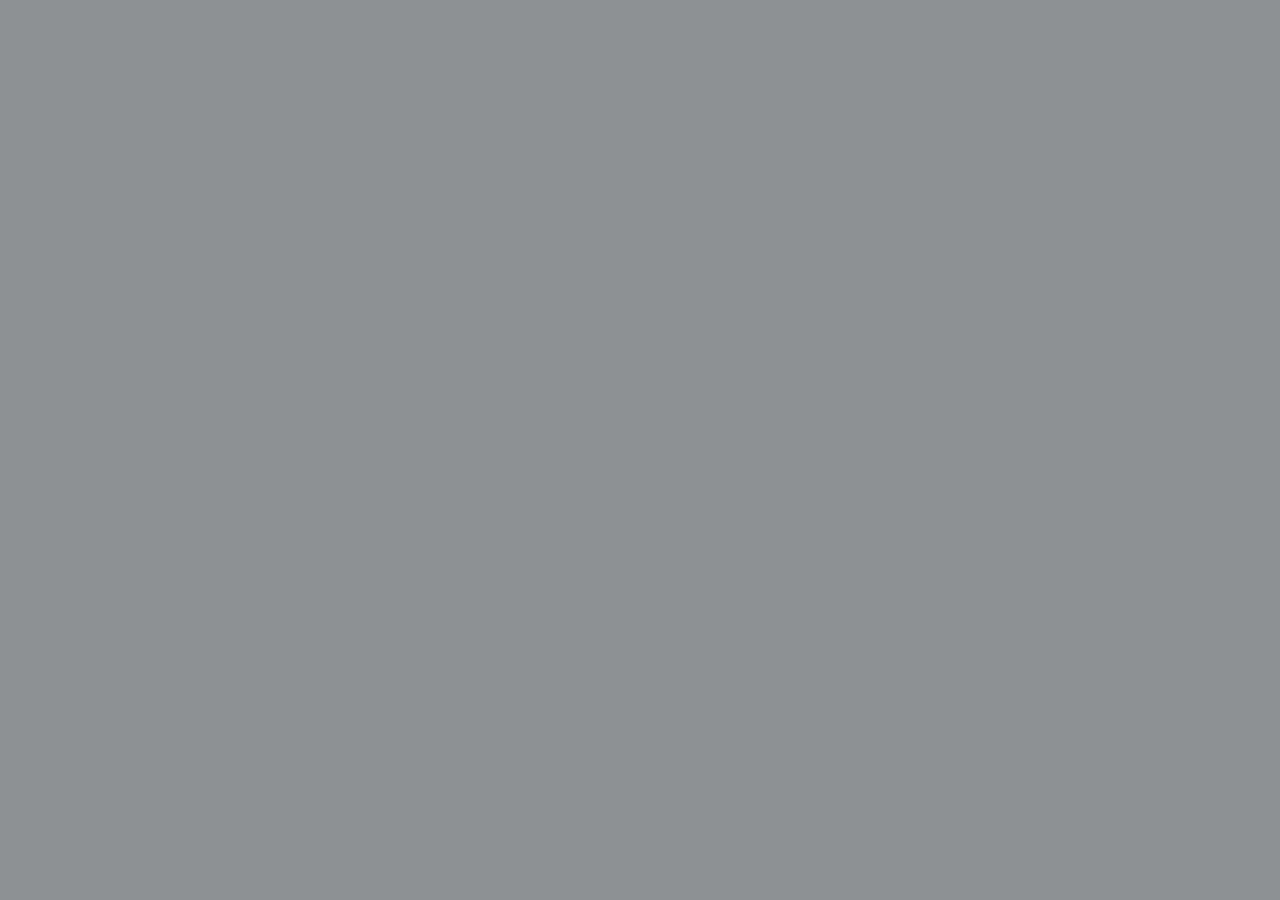
<file: index.html>
<!DOCTYPE html>
<html lang="en">
<head>
	<meta charset="UTF-8">
	<meta http-equiv="X-UA-Compatible" content="IE=edge">
	<meta name="viewport" content="width=device-width, initial-scale=1, maximum-scale=1">

	<title>POCKET CLANS</title>

	<link rel="shortcut icon" href="images/favicon.ico" type="image/x-icon">
	<link rel="icon" href="images/favicon.ico" type="image/x-icon">

	<link rel="stylesheet" href="css/swiper-bundle.min.css">
	<link rel="stylesheet" href="css/font-awesome.min.css">
	<link rel="stylesheet" href="css/magnific-popup.min.css">
	<link rel="stylesheet" href="css/animate.min.css">
	<link rel="stylesheet" href="css/main.css">
</head>
<body>

<div class="menu-overlay"></div>

<main class="main">

	<div class="home def-row">

		<div class="sidebar">
	<div class="menu-wrap">
		<a href="index.html" class="sidebar-logo">
			<img src="images/logo-s.png" alt="POCKET CLANS">
		</a>
		<nav class="menu-nav">
			<ul>
				<li><a href="index.html">Home</a></li>
				<li><a href="about.html">About</a></li>
				<li><a href="gallery.html">Cards</a></li>
				<li><a href="contact.html">Contact</a></li>
			</ul>

			<div class="menu-contacts">
				<a href="tel:+3704418614" class="menu-contacts__item">
					<span class="menu-contacts__icon">
						<i class="fa fa-phone-square"></i>
					</span>
					<p>+3704418614</p>
				</a>

				<a href="index.html" class="menu-contacts__item">
					<span class="menu-contacts__icon">
						<i class="fa fa-envelope"></i>
					</span>
					<p>mail_info@gmail.com</p>
				</a>

				<div class="menu-social">
					<a href="index.html" target="_blank" class="menu-social__item">
						<i class="fa fa-instagram"></i>
					</a>

					<a href="index.html" target="_blank" class="menu-social__item">
						<i class="fa fa-facebook"></i>
					</a>

					<a href="index.html" target="_blank" class="menu-social__item">
						<i class="fa fa-twitter"></i>
					</a>

					<a href="index.html" target="_blank" class="menu-social__item">
						<i class="fa fa-behance"></i>
					</a>
				</div>
			</div>
			<div class="menu-close__wrap">
				<a href="#" class="menu-close"><img style="transform: rotate(180deg);" src="images/arrow-right.svg" alt=""></a>
			</div>
		</nav>
	</div>

	<a href="index.html" class="logo">
		<img src="images/logo-s.png" alt="POCKET CLANS">
	</a>

	<a href="#" class="hamburger-button">
		<span></span>
		<span></span>
		<span></span>
	</a>
</div>

		<div class="prelodaer-wrap">
			<div class="preloader-item">
				<img src="images/logo-xl.png" alt="Preloader">
			</div>
		</div>

		<div class="content home-content">

			<div class="swiper swiper-banner">
				<div class="swiper-wrapper">

					<!-- Slide START -->
					<div class="swiper-slide animeslide-slide">
						<div class="banner-item banner-item1" style="background-image: url(images/BG-3-US.jpg);">
							<div class="banner-logo" data-animate="bottom">
								<img src="images/logo-xl.png" alt="POCKET CLANS">
							</div>
							<div class="banner-content">
								<div class="banner-title-mini" data-animate="bottom">Enter the Elemental Realm</div>
								<h1 class="h1 banner-title" data-animate="bottom">Where Strategy Meets Magic!</h1>
								<div class="banner-desc" data-animate="bottom">
									<p>Unleash the power of seven elemental clans in this epic card battle game! Perfect for both young adventurers and seasoned strategists. 
									Master Rock, Air, Lightning, Water, Wind, Fire, Plant, and Ice to restore balance between worlds!</p>
								</div>
								<div class="banner-btn" data-animate="bottom">
									<a class="link-portfolio" href="gallery.html">
										See the Cards
										<img src="images/arrow-right.svg" alt="">
										<span class="right-border"></span>
									</a>
								</div>
							</div>
						</div>
					</div>
					<!-- Slide END -->

					<!-- Slide START -->
					<div class="swiper-slide animeslide-slide">
						<div class="banner-item banner-item2" style="background-image: url(images/BG-3-US.jpg);">
							<div class="banner-logo" data-animate="bottom">
								<img src="images/logo-xl.png" alt="POCKET CLANS">
							</div>
							<div class="banner-content">
								<div class="banner-title-mini" data-animate="bottom">The Shinkai Saga</div>
								<h1 class="h1 banner-title" data-animate="bottom">A World in Chaos Needs You!</h1>
								<div class="banner-desc" data-animate="bottom">
									<p>Dive into Shinkai, a mystical realm where elemental forces once lived in perfect harmony. Now scattered by chaos, 
									these powerful beings cause havoc in our world. Will you be the one to restore balance and gather the elemental clans?</p>
								</div>
								<div class="banner-btn" data-animate="bottom">
									<a class="link-portfolio" href="gallery.html">
										See the Cards
										<img src="images/arrow-right.svg" alt="">
										<span class="right-border"></span>
									</a>
								</div>
							</div>
						</div>
					</div>
					<!-- Slide END -->

					<!-- Slide START -->
					<div class="swiper-slide animeslide-slide">
						<div class="banner-item banner-item3" style="background-image: url(images/BG-3-US.jpg);">
							<div class="banner-logo" data-animate="bottom">
								<img src="images/logo-xl.png" alt="POCKET CLANS">
							</div>
							<div class="banner-content">
								<div class="banner-title-mini" data-animate="bottom">Rise to Power</div>
								<h1 class="h1 banner-title" data-animate="bottom">Become the Ultimate Yōkai-Sama!</h1>
								<div class="banner-desc" data-animate="bottom">
									<p>Gather an elite team of elemental beings: the mighty BOSS, the stalwart TANK, the mystical WITCHER, the swift SCOUT, 
									the healing DOC, and the lovable NOOB. Battle, recruit, and unite them all to claim your destiny as the supreme elemental master!</p>
								</div>
								<div class="banner-btn" data-animate="bottom">
									<a class="link-portfolio" href="gallery.html">
										See the Cards
										<img src="images/arrow-right.svg" alt="">
										<span class="right-border"></span>
									</a>
								</div>
							</div>
						</div>
					</div>
					<!-- Slide END -->



					
				</div>
				
				<div class="banner-nav-wrap">
					<div class="swiper-button-prev"></div>
					<div class="swiper-scrollbar"></div>
					<div class="swiper-button-next"></div>
				</div>
			</div><!-- end swiper-banner -->
			
		</div><!-- end home-content -->

	</div><!-- end home -->

 
</main>


<script src="js/jquery-3.7.0.min.js"></script>
<script src="js/swiper-bundle.min.js"></script>
<script src="js/wow.min.js"></script>
<script src="js/masonry.pkgd.min.js"></script>
<script src="js/imagesloaded.pkgd.min.js"></script>
<script src="js/magnific-popup.min.js"></script>
<script src="js/blazy.min.js"></script>
<script src="js/parazoom.min.js"></script>
<script src="js/script.js"></script>
</body>
</html>
</file>
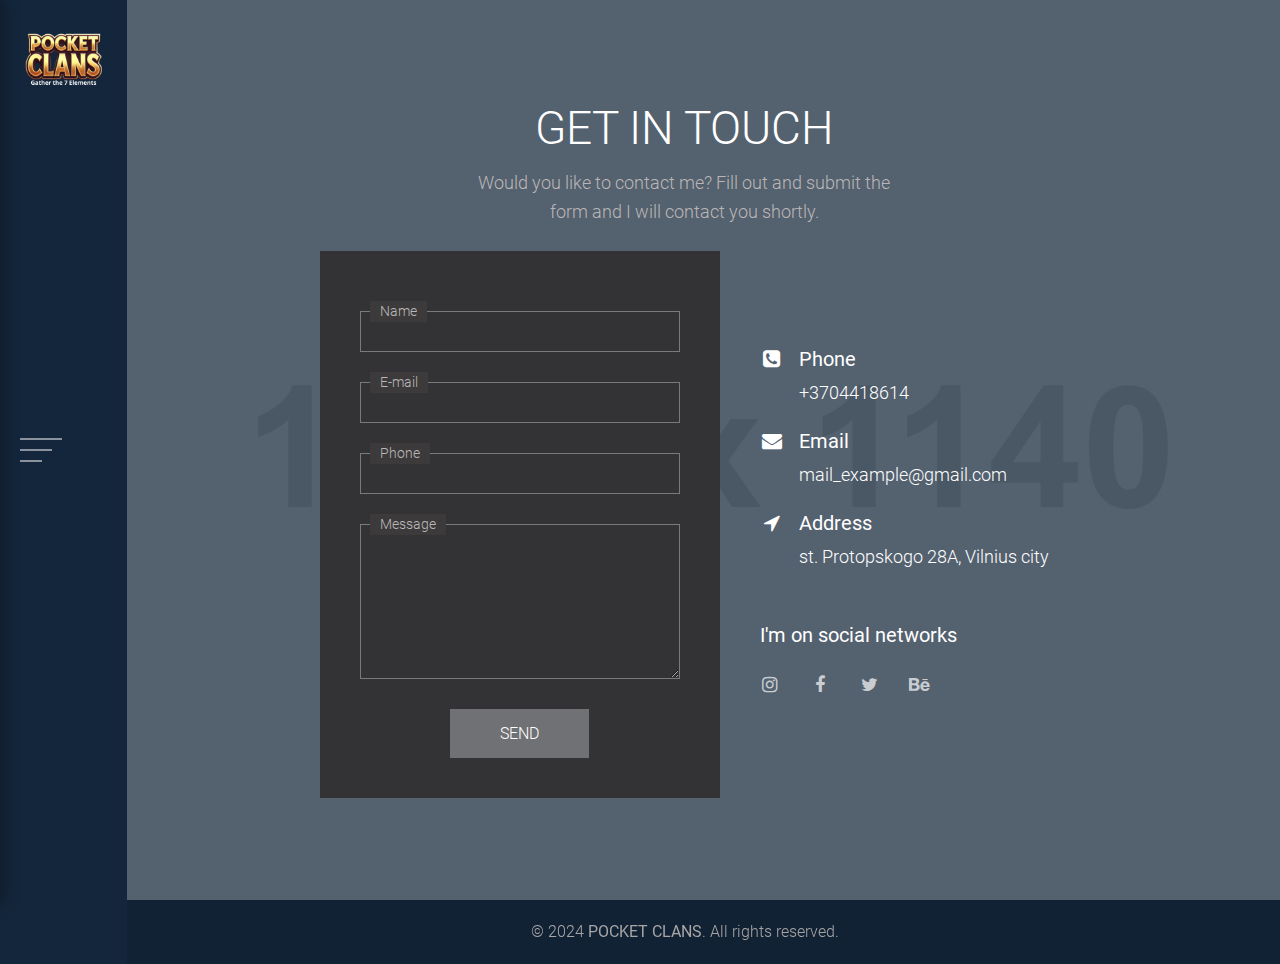
<file: contact.html>
<!DOCTYPE html>
<html lang="en">
<head>
	<meta charset="UTF-8">
	<meta http-equiv="X-UA-Compatible" content="IE=edge">
	<meta name="viewport" content="width=device-width, initial-scale=1, maximum-scale=1">

	<title>POCKET CLANS</title>

	<link rel="shortcut icon" href="images/favicon.ico" type="image/x-icon">
	<link rel="icon" href="images/favicon.ico" type="image/x-icon">

	<link rel="stylesheet" href="css/swiper-bundle.min.css">
	<link rel="stylesheet" href="css/font-awesome.min.css">
	<link rel="stylesheet" href="css/magnific-popup.min.css">
	<link rel="stylesheet" href="css/animate.min.css">
	<link rel="stylesheet" href="css/main.css">
</head>
<body>

<div class="menu-overlay"></div>

<main class="main">

	<section class="s-contact">
		
		<div class="sidebar">
	<div class="menu-wrap">
		<a href="index.html" class="sidebar-logo">
			<img src="images/logo-s.png" alt="POCKET CLANS">
		</a>
		<nav class="menu-nav">
			<ul>
				<li><a href="index.html">Home</a></li>
				<li><a href="about.html">About me</a></li>
				<li><a href="gallery.html">Gallery</a></li>
				<li><a href="contact.html">Contact</a></li>
			</ul>

			<div class="menu-contacts">
				<a href="index.html" class="menu-contacts__item">
					<span class="menu-contacts__icon">
						<i class="fa fa-phone-square"></i>
					</span>
					<p>+3704418614</p>
				</a>

				<a href="index.html" class="menu-contacts__item">
					<span class="menu-contacts__icon">
						<i class="fa fa-envelope"></i>
					</span>
					<p>mail_example@gmail.com</p>
				</a>

				<div class="menu-social">
					<a href="index.html" target="_blank" class="menu-social__item">
						<i class="fa fa-instagram"></i>
					</a>

					<a href="index.html" target="_blank" class="menu-social__item">
						<i class="fa fa-facebook"></i>
					</a>

					<a href="index.html" target="_blank" class="menu-social__item">
						<i class="fa fa-twitter"></i>
					</a>

					<a href="index.html" target="_blank" class="menu-social__item">
						<i class="fa fa-behance"></i>
					</a>
				</div>
			</div>
			<div class="menu-close__wrap">
				<a href="#" class="menu-close"><img style="transform: rotate(180deg);" src="images/arrow-right.svg" alt=""></a>
			</div>
		</nav>
	</div>

	<a href="index.html" class="logo">
		<img src="images/logo-s.png" alt="">
	</a>

	<a href="#" class="hamburger-button">
		<span></span>
		<span></span>
		<span></span>
	</a>
</div>

		<div class="content-page contact-content" style="background-image: url('images/frame-contact.jpg');">
			<div class="content-inner">

				<div class="text-center contact-title">
					<h2 class="title wow animate__fadeIn">Get in Touch</h2>
					<div class="subtitle wow animate__fadeIn" data-wow-delay="0.2s">
						<p>Would you like to contact me? Fill out and submit the <br> 
						form and I will contact you shortly.</p>
					</div>
				</div>
				
				<div class="contact-row">
					<div class="left">
						<form id="contact-form">
							<!-- Hidden Required Fields -->
							<input type="hidden" name="project_name" value="POCKET CLANS">
							<input type="hidden" name="admin_email" value="admin_email@gmail.com">
							<input type="hidden" name="email_from" value="info@sitename.com">
							<input type="hidden" name="form_subject" value="New letter from the site POCKET CLANS">
							<!-- END Hidden Required Fields -->

							<div class="input-field wow animate__fadeIn" tabindex="1" data-wow-delay="0.3s">
								<input name="Name" type="text" id="contact-name" maxlength="50" required>
								<label for="contact-name">Name</label>
							</div>

							<div class="input-field wow animate__fadeIn" tabindex="1" data-wow-delay="0.5s">
								<input name="Email" type="text" id="contact-email" maxlength="50">
								<label for="contact-email">E-mail</label>
							</div>

							<div class="input-field wow animate__fadeIn" tabindex="1" data-wow-delay="0.5s">
								<input name="Phone" type="text" id="contact-phone" autocomplete="tel" required>
								<label for="contact-email">Phone</label>
							</div>

							<div class="input-field wow animate__fadeIn" tabindex="1" data-wow-delay="0.7s">
								<textarea name="Message" id="contact-message" cols="30" rows="7"></textarea>
								<label for="contact-message">Message</label>
							</div>

							<div class="button-field wow animate__fadeInUp" data-wow-delay="0.9s">
								<button type="submit">Send</button>
							</div>
						</form>
					</div>

					<div class="right">
						<div class="contact-info">
							<a href="tel:+3704418614" class="contact-info-item wow animate__fadeInRight" data-wow-delay="0.1s">
								<span class="contact-info-icon">
									<i class="fa fa-phone-square"></i>
								</span>
								<div class="contact-info-text">
									<h5 class="contact-info-title">Phone</h5>
									<div class="contact-info-val">+3704418614</div>
								</div>
							</a>
							<a href="index.html" class="contact-info-item wow animate__fadeInRight" data-wow-delay="0.3s">
								<span class="contact-info-icon">
									<i class="fa fa-envelope"></i>
								</span>
								<div class="contact-info-text">
									<h5 class="contact-info-title">Email</h5>
									<div class="contact-info-val">mail_example@gmail.com</div>
								</div>
							</a>
							<div class="contact-info-item wow animate__fadeInRight" data-wow-delay="0.6s">
								<span class="contact-info-icon">
									<i class="fa fa-location-arrow"></i>
								</span>
								<div class="contact-info-text">
									<h5 class="contact-info-title">Address</h5>
									<div class="contact-info-val">st. Protopskogo 28A, Vilnius city</div>
								</div>
							</div>

							<div class="contact-social">
								<h4 class="contact-social-title wow animate__fadeInRight" data-wow-delay="1.1s">I'm on social networks</h4>
								<div class="contact-social-row">
									<a href="index.html" target="_blank" class="wow animate__fadeInUp" data-wow-delay="1.2s">
										<i class="fa fa-instagram"></i>
									</a>

									<a href="index.html" target="_blank" class="wow animate__fadeInUp" data-wow-delay="1.4s">
										<i class="fa fa-facebook"></i>
									</a>

									<a href="index.html" target="_blank" class="wow animate__fadeInUp" data-wow-delay="1.6s">
										<i class="fa fa-twitter"></i>
									</a>

									<a href="index.html" target="_blank" class="wow animate__fadeInUp" data-wow-delay="1.8s">
										<i class="fa fa-behance"></i>
									</a>
								</div>
							</div>
						</div>
						
					</div>
				</div>
				
			</div>
		</div>
	</section>

</main>

<footer class="site-footer">
	<div class="footer-copyright">
		&copy; 2024 <strong>POCKET CLANS</strong>. All rights reserved.
	</div>
</footer>


<script src="js/jquery-3.7.0.min.js"></script>
<script src="js/swiper-bundle.min.js"></script>
<script src="js/wow.min.js"></script>
<script src="js/masonry.pkgd.min.js"></script>
<script src="js/imagesloaded.pkgd.min.js"></script>
<script src="js/magnific-popup.min.js"></script>
<script src="js/blazy.min.js"></script>
<script src="js/parazoom.min.js"></script>
<script src="js/script.js"></script>
</body>
</html>
</file>
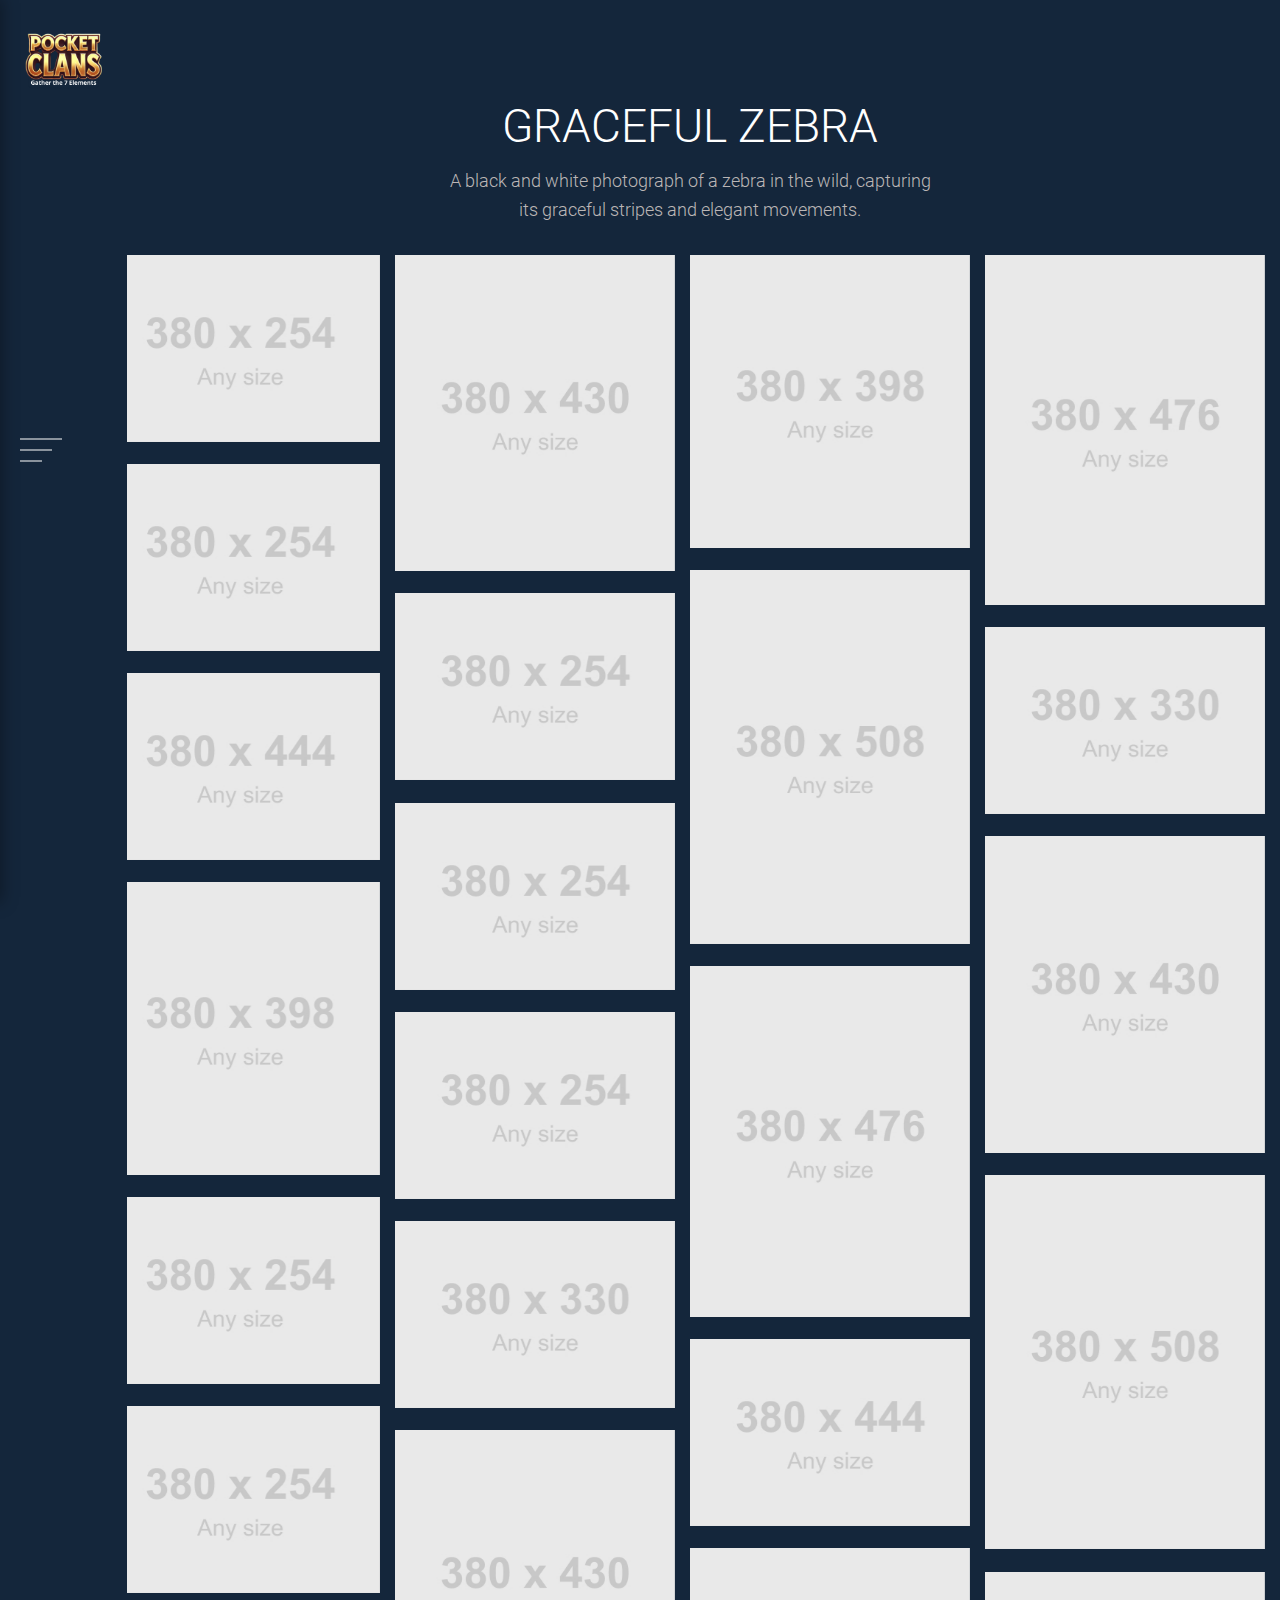
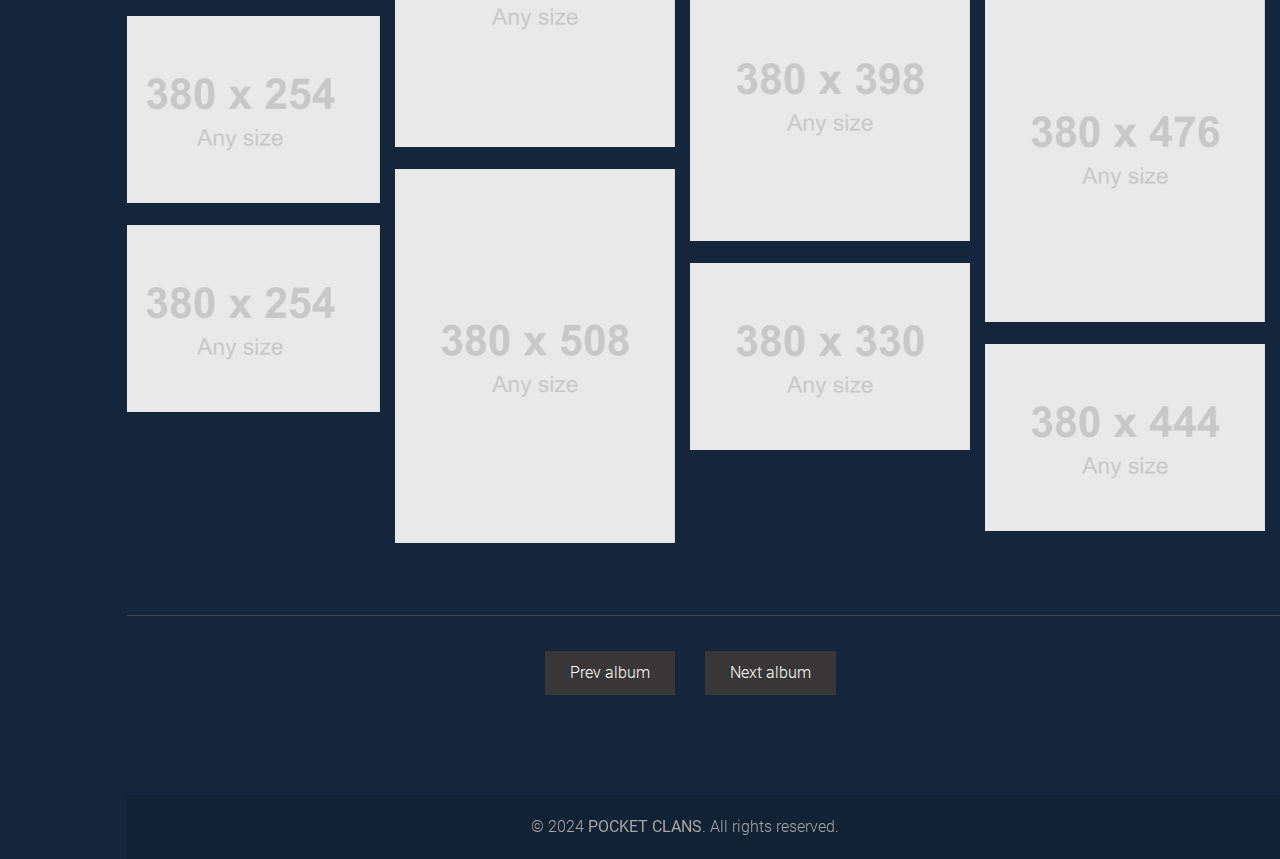
<file: gallery-single.html>
<!DOCTYPE html>
<html lang="en">
<head>
	<meta charset="UTF-8">
	<meta http-equiv="X-UA-Compatible" content="IE=edge">
	<meta name="viewport" content="width=device-width, initial-scale=1, maximum-scale=1">

	<title>POCKET CLANS</title>

	<link rel="shortcut icon" href="images/favicon.ico" type="image/x-icon">
	<link rel="icon" href="images/favicon.ico" type="image/x-icon">

	<link rel="stylesheet" href="css/swiper-bundle.min.css">
	<link rel="stylesheet" href="css/font-awesome.min.css">
	<link rel="stylesheet" href="css/magnific-popup.min.css">
	<link rel="stylesheet" href="css/animate.min.css">
	<link rel="stylesheet" href="css/main.css">
</head>
<body>

<div class="menu-overlay"></div>

<main class="main">

	<section class="s-gallery">
		
		<div class="sidebar">
	<div class="menu-wrap">
		<a href="index.html" class="sidebar-logo">
			<img src="images/logo-s.png" alt="POCKET CLANS">
		</a>
		<nav class="menu-nav">
			<ul>
				<li><a href="index.html">Home</a></li>
				<li><a href="about.html">About me</a></li>
				<li><a href="gallery.html">Gallery</a></li>
				<li><a href="contact.html">Contact</a></li>
			</ul>

			<div class="menu-contacts">
				<a href="tel:+3704418614" class="menu-contacts__item">
					<span class="menu-contacts__icon">
						<i class="fa fa-phone-square"></i>
					</span>
					<p>+3704418614</p>
				</a>

				<a href="index.html" class="menu-contacts__item">
					<span class="menu-contacts__icon">
						<i class="fa fa-envelope"></i>
					</span>
					<p>mail_info@gmail.com</p>
				</a>

				<div class="menu-social">
					<a href="index.html" target="_blank" class="menu-social__item">
						<i class="fa fa-instagram"></i>
					</a>

					<a href="index.html" target="_blank" class="menu-social__item">
						<i class="fa fa-facebook"></i>
					</a>

					<a href="index.html" target="_blank" class="menu-social__item">
						<i class="fa fa-twitter"></i>
					</a>

					<a href="index.html" target="_blank" class="menu-social__item">
						<i class="fa fa-behance"></i>
					</a>
				</div>
			</div>
			<div class="menu-close__wrap">
				<a href="#" class="menu-close"><img style="transform: rotate(180deg);" src="images/arrow-right.svg" alt=""></a>
			</div>
		</nav>
	</div>

	<a href="index.html" class="logo">
		<img src="images/logo-s.png" alt="POCKET CLANS">
	</a>

	<a href="#" class="hamburger-button">
		<span></span>
		<span></span>
		<span></span>
	</a>
</div>

		<div class="content-page gallery-wrap">
			<div class="content-inner">
				<div class="title-wrapper text-center">
					<h2 class="title">Graceful Zebra</h2>
					<div class="subtitle">
						<p>A black and white photograph of a zebra in the wild, capturing its graceful stripes and elegant movements.</p>
					</div>
				</div>
				<div class="grid-single">
					<div class="grid-sizer"></div>
					<div class="grid-item"><a href="images/frame-album-1.jpg" data-effect="mfp-zoom-in"><img class="b-lazy" data-src="images/frame-album-1.jpg" src="images/frame-album-1.jpg" alt="1"></a></div>
					<div class="grid-item"><a href="images/frame-album-2.jpg" data-effect="mfp-zoom-in"><img class="b-lazy" data-src="images/frame-album-2.jpg" src="images/frame-album-2.jpg" alt="2"></a></div>
					<div class="grid-item"><a href="images/frame-album-3.jpg" data-effect="mfp-zoom-in"><img class="b-lazy" data-src="images/frame-album-3.jpg" src="images/frame-album-3.jpg" alt="3"></a></div>
					<div class="grid-item"><a href="images/frame-album-4.jpg" data-effect="mfp-zoom-in"><img class="b-lazy" data-src="images/frame-album-4.jpg" src="images/frame-album-4.jpg" alt="4"></a></div>
					<div class="grid-item"><a href="images/frame-album-5.jpg" data-effect="mfp-zoom-in"><img class="b-lazy" data-src="images/frame-album-5.jpg" src="images/frame-album-5.jpg" alt="5"></a></div>
					<div class="grid-item"><a href="images/frame-album-6.jpg" data-effect="mfp-zoom-in"><img class="b-lazy" data-src="images/frame-album-6.jpg" src="images/frame-album-6.jpg" alt="6"></a></div>
					<div class="grid-item"><a href="images/frame-album-7.jpg" data-effect="mfp-zoom-in"><img class="b-lazy" data-src="images/frame-album-7.jpg" src="images/frame-album-7.jpg" alt="7"></a></div>
					<div class="grid-item"><a href="images/frame-album-8.jpg" data-effect="mfp-zoom-in"><img class="b-lazy" data-src="images/frame-album-8.jpg" src="images/frame-album-8.jpg" alt="8"></a></div>
					<div class="grid-item"><a href="images/frame-album-9.jpg" data-effect="mfp-zoom-in"><img class="b-lazy" data-src="images/frame-album-9.jpg" src="images/frame-album-9.jpg" alt="9"></a></div>
					<div class="grid-item"><a href="images/frame-album-1.jpg" data-effect="mfp-zoom-in"><img class="b-lazy" data-src="images/frame-album-1.jpg" src="images/frame-album-1.jpg" alt="1"></a></div>
					<div class="grid-item"><a href="images/frame-album-2.jpg" data-effect="mfp-zoom-in"><img class="b-lazy" data-src="images/frame-album-2.jpg" src="images/frame-album-2.jpg" alt="2"></a></div>
					<div class="grid-item"><a href="images/frame-album-3.jpg" data-effect="mfp-zoom-in"><img class="b-lazy" data-src="images/frame-album-3.jpg" src="images/frame-album-3.jpg" alt="3"></a></div>
					<div class="grid-item"><a href="images/frame-album-4.jpg" data-effect="mfp-zoom-in"><img class="b-lazy" data-src="images/frame-album-4.jpg" src="images/frame-album-4.jpg" alt="4"></a></div>
					<div class="grid-item"><a href="images/frame-album-5.jpg" data-effect="mfp-zoom-in"><img class="b-lazy" data-src="images/frame-album-5.jpg" src="images/frame-album-5.jpg" alt="5"></a></div>
					<div class="grid-item"><a href="images/frame-album-6.jpg" data-effect="mfp-zoom-in"><img class="b-lazy" data-src="images/frame-album-6.jpg" src="images/frame-album-6.jpg" alt="6"></a></div>
					<div class="grid-item"><a href="images/frame-album-7.jpg" data-effect="mfp-zoom-in"><img class="b-lazy" data-src="images/frame-album-7.jpg" src="images/frame-album-7.jpg" alt="7"></a></div>
					<div class="grid-item"><a href="images/frame-album-8.jpg" data-effect="mfp-zoom-in"><img class="b-lazy" data-src="images/frame-album-8.jpg" src="images/frame-album-8.jpg" alt="8"></a></div>
					<div class="grid-item"><a href="images/frame-album-9.jpg" data-effect="mfp-zoom-in"><img class="b-lazy" data-src="images/frame-album-9.jpg" src="images/frame-album-9.jpg" alt="9"></a></div>
					<div class="grid-item"><a href="images/frame-album-1.jpg" data-effect="mfp-zoom-in"><img class="b-lazy" data-src="images/frame-album-1.jpg" src="images/frame-album-1.jpg" alt="1"></a></div>
					<div class="grid-item"><a href="images/frame-album-2.jpg" data-effect="mfp-zoom-in"><img class="b-lazy" data-src="images/frame-album-2.jpg" src="images/frame-album-2.jpg" alt="2"></a></div>
					<div class="grid-item"><a href="images/frame-album-3.jpg" data-effect="mfp-zoom-in"><img class="b-lazy" data-src="images/frame-album-3.jpg" src="images/frame-album-3.jpg" alt="3"></a></div>
					<div class="grid-item"><a href="images/frame-album-4.jpg" data-effect="mfp-zoom-in"><img class="b-lazy" data-src="images/frame-album-4.jpg" src="images/frame-album-4.jpg" alt="4"></a></div>
					<div class="grid-item"><a href="images/frame-album-5.jpg" data-effect="mfp-zoom-in"><img class="b-lazy" data-src="images/frame-album-5.jpg" src="images/frame-album-5.jpg" alt="5"></a></div>
					<div class="grid-item"><a href="images/frame-album-6.jpg" data-effect="mfp-zoom-in"><img class="b-lazy" data-src="images/frame-album-6.jpg" src="images/frame-album-6.jpg" alt="6"></a></div>
					<div class="grid-item"><a href="images/frame-album-7.jpg" data-effect="mfp-zoom-in"><img class="b-lazy" data-src="images/frame-album-7.jpg" src="images/frame-album-7.jpg" alt="7"></a></div>
					<div class="grid-item"><a href="images/frame-album-8.jpg" data-effect="mfp-zoom-in"><img class="b-lazy" data-src="images/frame-album-8.jpg" src="images/frame-album-8.jpg" alt="8"></a></div>
					<div class="grid-item"><a href="images/frame-album-9.jpg" data-effect="mfp-zoom-in"><img class="b-lazy" data-src="images/frame-album-9.jpg" src="images/frame-album-9.jpg" alt="9"></a></div>
				</div>

				<div class="grid-nav-wrap">
					<a href="gallery-single.html" class="grid-nav-item">
						<span class="mdi mdi-arrow-left"></span>
						<span>Prev album</span>
					</a>
					<a href="gallery-single.html" class="grid-nav-item">
						<span>Next album</span>
						<span class="mdi mdi-arrow-right"></span>
					</a>
				</div>
			</div>
		</div>
	</section> <!-- end s-gallery -->

</main>

<footer class="site-footer">
	<div class="footer-copyright">
		&copy; 2024 <strong>POCKET CLANS</strong>. All rights reserved.
	</div>
</footer>


<script src="js/jquery-3.7.0.min.js"></script>
<script src="js/swiper-bundle.min.js"></script>
<script src="js/wow.min.js"></script>
<script src="js/masonry.pkgd.min.js"></script>
<script src="js/imagesloaded.pkgd.min.js"></script>
<script src="js/magnific-popup.min.js"></script>
<script src="js/blazy.min.js"></script>
<script src="js/parazoom.min.js"></script>
<script src="js/script.js"></script>
</body>
</html>
</file>
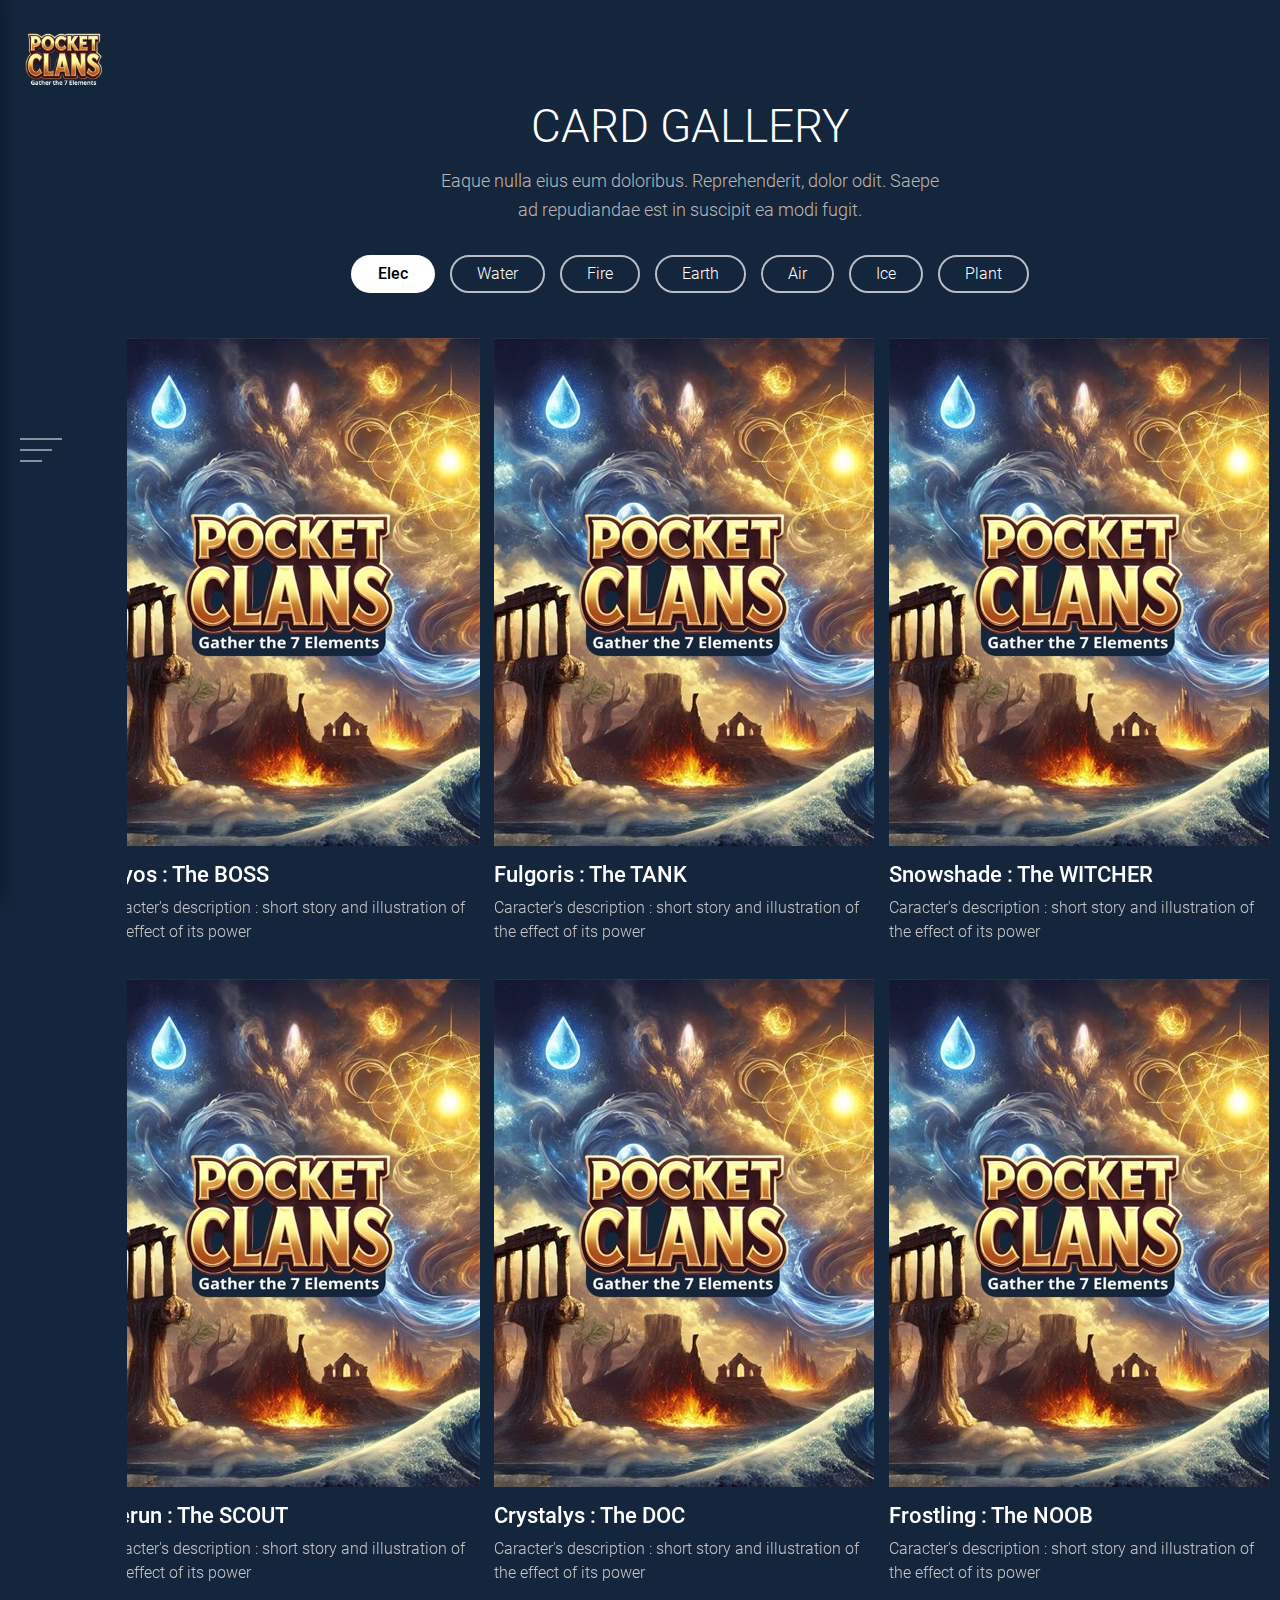
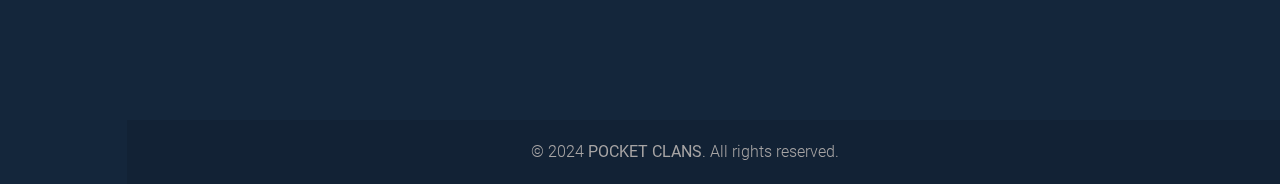
<file: gallery.html>
<!DOCTYPE html>
<html lang="en">
<head>
	<meta charset="UTF-8">
	<meta http-equiv="X-UA-Compatible" content="IE=edge">
	<meta name="viewport" content="width=device-width, initial-scale=1, maximum-scale=1">

	<title>Card's Gallery</title>

	<link rel="shortcut icon" href="images/favicon.ico" type="image/x-icon">
	<link rel="icon" href="images/favicon.ico" type="image/x-icon">

	<link rel="stylesheet" href="css/swiper-bundle.min.css">
	<link rel="stylesheet" href="css/font-awesome.min.css">
	<link rel="stylesheet" href="css/magnific-popup.min.css">
	<link rel="stylesheet" href="css/animate.min.css">
	<link rel="stylesheet" href="css/main.css">
</head>
<body>

<div class="menu-overlay"></div>

<main class="main">

	<section class="gallery">

		<div class="sidebar">
	<div class="menu-wrap">
		<a href="index.html" class="sidebar-logo">
			<img src="images/logo-s.png" alt="POCKET CLANS">
		</a>
		<nav class="menu-nav">
			<ul>
				<li><a href="index.html">Home</a></li>
				<li><a href="about.html">About</a></li>
				<li><a href="gallery.html">Cards</a></li>
				<li><a href="contact.html">Contact</a></li>
			</ul>

			<div class="menu-contacts">
				<!-- <a href="tel:+3704418614" class="menu-contacts__item">
					<span class="menu-contacts__icon">
						<i class="fa fa-phone-square"></i>
					</span>
					<p>+3704418614</p>
				</a>

				<a href="index.html" class="menu-contacts__item">
					<span class="menu-contacts__icon">
						<i class="fa fa-envelope"></i>
					</span>
					<p>mail_info@gmail.com</p>
				</a> -->

				<div class="menu-social">
					<a href="index.html" target="_blank" class="menu-social__item">
						<i class="fa fa-instagram"></i>
					</a>

					<a href="index.html" target="_blank" class="menu-social__item">
						<i class="fa fa-facebook"></i>
					</a>

					<a href="index.html" target="_blank" class="menu-social__item">
						<i class="fa fa-twitter"></i>
					</a>

					<a href="index.html" target="_blank" class="menu-social__item">
						<i class="fa fa-behance"></i>
					</a>
				</div>
			</div>
			<div class="menu-close__wrap">
				<a href="#" class="menu-close"><img style="transform: rotate(180deg);" src="images/arrow-right.svg" alt=""></a>
			</div>
		</nav>
	</div>

	<a href="index.html" class="logo">
		<img src="images/logo-s.png" alt="POCKET CLANS">
	</a>

	<a href="#" class="hamburger-button">
		<span></span>
		<span></span>
		<span></span>
	</a>
</div>

		
		<div class="content-page gallery-content gallery-wrap">
			<div class="content-inner">

				<div class="title-wrapper text-center">
					<h2 class="title">CARD Gallery</h2>
					<div class="subtitle">
						<p>Eaque nulla eius eum doloribus. Reprehenderit, dolor odit. Saepe ad repudiandae est in suscipit ea modi fugit.</p>
					</div>
				</div>

				<div class="album-tab">
					<a href="#album-Elec" class="is-active">Elec</a>
					<a href="#album-Water">Water</a>
					<a href="#album-Fire">Fire</a>
					<a href="#album-Earth">Earth</a>
					<a href="#album-Air">Air</a>			
					<a href="#album-Ice">Ice</a>
					<a href="#album-Plant">Plant</a>
				</div>


				<!-- Album Elec START -->

				<div class="grid-album is-active" id="album-Elec">

					<div class="grid-sizer"></div>
					
					
					<div class="grid-item album-item">
					  <div class="album-thumb">
					    <div class="card">
					      <div class="front">
					        <img src="images/JPG/Famille Electrique V3_Page_1.jpg" alt="Front">
					      </div>
					      <div class="back">
					        <img src="images/Back.jpg" alt="Back">
					      </div>
					    </div>
					  </div>
					  <div class="album-name">Cryos : The BOSS</div>
						<div class="album-desc">Caracter's description : short story and illustration of the effect of its power</div>
					</div>

					<div class="grid-item album-item">
						<div class="album-thumb">
							<div class="card">
								<div class="front">
									<img src="images/JPG/Famille Electrique V3_Page_2.jpg" alt="Playful">
								</div>
								<div class="back">
									<img src="images/Back.jpg" alt="Card Back">
								</div>
							</div>
						</div>
						<div class="album-name">Fulgoris : The TANK</div>
						<div class="album-desc">Caracter's description : short story and illustration of the effect of its power</div>
					</div>

					<div class="grid-item album-item">
							<div class="album-thumb">
								<div class="card">
									<div class="front">
										<img src="images/JPG/Famille Electrique V3_Page_3.jpg" alt="Playful">
									</div>
									<div class="back">
										<img src="images/Back.jpg" alt="Card Back">
									</div>
								</div>								
							</div>
							<div class="album-name">Snowshade : The WITCHER</div>
							<div class="album-desc">
								Caracter's description : short story and illustration of the effect of its power
							</div>
					</div>
					<div class="grid-item album-item">
							<div class="album-thumb">
								<div class="card">
									<div class="front">
										<img src="images/JPG/Famille Electrique V3_Page_4.jpg" alt="Playful">
									</div>
									<div class="back">
										<img src="images/Back.jpg" alt="Card Back">
									</div>
								</div>
							</div>
							<div class="album-name">Icerun : The SCOUT</div>
							<div class="album-desc">
								Caracter's description : short story and illustration of the effect of its power
							</div>
					</div>
					<div class="grid-item album-item">
							<div class="album-thumb">
								<div class="card">
									<div class="front">
										<img src="images/JPG/Famille Electrique V3_Page_5.jpg" alt="Playful">
									</div>
									<div class="back">
										<img src="images/Back.jpg" alt="Card Back">
									</div>
								</div>							
							</div>
							<div class="album-name">Crystalys : The DOC</div>
							<div class="album-desc">
								Caracter's description : short story and illustration of the effect of its power
							</div>
					</div>
					<div class="grid-item album-item">
							<div class="album-thumb">
								<div class="card">
									<div class="front">
										<img src="images/JPG/Famille Electrique V3_Page_6.jpg" alt="Playful">
									</div>
									<div class="back">
										<img src="images/Back.jpg" alt="Card Back">
									</div>
								</div>							
							</div>
							<div class="album-name">Frostling : The NOOB</div>
							<div class="album-desc">
								Caracter's description : short story and illustration of the effect of its power
							</div>
					</div>
				</div>


				<!-- Album Water START -->
				<div class="grid-album" id="album-Water">
					<div class="grid-sizer"></div>
					<div class="grid-item album-item">
						<a href="gallery-single.html">
							<div class="album-thumb">
								<img src="images/JPG/Famille Electrique V3_Page_1.jpg" data-src="images/JPG/Famille Electrique V3_Page_1.jpg" class="" alt="Playful Adventures">
							</div>
							<div class="album-name">Cryos : The BOSS</div>
							<div class="album-desc">
								Caracter's description : short story and illustration of the effect of its power
							</div>
						</a>
					</div>
					<div class="grid-item album-item">
						<a href="gallery-single.html">
							<div class="album-thumb">
								<img src="images/JPG/Famille Electrique V3_Page_1.jpg" data-src="images/JPG/Famille Electrique V3_Page_1.jpg" class="" alt="Innocent Laughter">
							</div>
							<div class="album-name">Rimegot : The TANK</div>
							<div class="album-desc">
								Caracter's description : short story and illustration of the effect of its power
							</div>
						</a>
					</div>
					<div class="grid-item album-item">
						<a href="gallery-single.html">
							<div class="album-thumb">
								<img src="images/JPG/Famille Electrique V3_Page_1.jpg" data-src="images/JPG/Famille Electrique V3_Page_1.jpg" class="" alt="Sibling Bonds">
							</div>
							<div class="album-name">Snowshade : The WITCHER</div>
							<div class="album-desc">
								Caracter's description : short story and illustration of the effect of its power
							</div>
						</a>
					</div>
					<div class="grid-item album-item">
						<a href="gallery-single.html">
							<div class="album-thumb">
								<img src="images/JPG/Famille Electrique V3_Page_1.jpg" data-src="images/JPG/Famille Electrique V3_Page_1.jpg" class="" alt="Tiny Explorers">
							</div>
							<div class="album-name">Icerun : The SCOUT</div>
							<div class="album-desc">
								Caracter's description : short story and illustration of the effect of its power
							</div>
						</a>
					</div>
					<div class="grid-item album-item">
						<a href="gallery-single.html">
							<div class="album-thumb">
								<img src="images/JPG/Famille Electrique V3_Page_1.jpg" data-src="images/JPG/Famille Electrique V3_Page_1.jpg" class="" alt="Schoolyard Tales">
							</div>
							<div class="album-name">Crystalys : The DOC</div>
							<div class="album-desc">
								Caracter's description : short story and illustration of the effect of its power
							</div>
						</a>
					</div>
					<div class="grid-item album-item">
						<a href="gallery-single.html">
							<div class="album-thumb">
								<img src="images/JPG/Famille Electrique V3_Page_1.jpg" data-src="images/JPG/Famille Electrique V3_Page_1.jpg" class="" alt="Dreamy Bedtime Stories">
							</div>
							<div class="album-name">Frostling : The NOOB</div>
							<div class="album-desc">
								Caracter's description : short story and illustration of the effect of its power
							</div>
						</a>
					</div>
				</div>
				<!-- Album Water END -->

				<!-- Album Fire START -->
				<div class="grid-album" id="album-Fire">

					<div class="grid-sizer"></div>
					<div class="grid-item album-item">
						<a href="gallery-single.html">
							<div class="album-thumb">
								<img src="images/JPG/Famille Electrique V3_Page_1.jpg" data-src="images/JPG/Famille Electrique V3_Page_1.jpg" class="" alt="Playful Adventures">
							</div>
							<div class="album-name">Cryos : The BOSS</div>
							<div class="album-desc">
								Caracter's description : short story and illustration of the effect of its power
							</div>
						</a>
					</div>
					<div class="grid-item album-item">
						<a href="gallery-single.html">
							<div class="album-thumb">
								<img src="images/JPG/Famille Electrique V3_Page_1.jpg" data-src="images/JPG/Famille Electrique V3_Page_1.jpg" class="" alt="Innocent Laughter">
							</div>
							<div class="album-name">Rimegot : The TANK</div>
							<div class="album-desc">
								Caracter's description : short story and illustration of the effect of its power
							</div>
						</a>
					</div>
					<div class="grid-item album-item">
						<a href="gallery-single.html">
							<div class="album-thumb">
								<img src="images/JPG/Famille Electrique V3_Page_1.jpg" data-src="images/JPG/Famille Electrique V3_Page_1.jpg" class="" alt="Sibling Bonds">
							</div>
							<div class="album-name">Snowshade : The WITCHER</div>
							<div class="album-desc">
								Caracter's description : short story and illustration of the effect of its power
							</div>
						</a>
					</div>
					<div class="grid-item album-item">
						<a href="gallery-single.html">
							<div class="album-thumb">
								<img src="images/JPG/Famille Electrique V3_Page_1.jpg" data-src="images/JPG/Famille Electrique V3_Page_1.jpg" class="" alt="Tiny Explorers">
							</div>
							<div class="album-name">Icerun : The SCOUT</div>
							<div class="album-desc">
								Caracter's description : short story and illustration of the effect of its power
							</div>
						</a>
					</div>
					<div class="grid-item album-item">
						<a href="gallery-single.html">
							<div class="album-thumb">
								<img src="images/JPG/Famille Electrique V3_Page_1.jpg" data-src="images/JPG/Famille Electrique V3_Page_1.jpg" class="" alt="Schoolyard Tales">
							</div>
							<div class="album-name">Crystalys : The DOC</div>
							<div class="album-desc">
								Caracter's description : short story and illustration of the effect of its power
							</div>
						</a>
					</div>
					<div class="grid-item album-item">
						<a href="gallery-single.html">
							<div class="album-thumb">
								<img src="images/JPG/Famille Electrique V3_Page_1.jpg" data-src="images/JPG/Famille Electrique V3_Page_1.jpg" class="" alt="Dreamy Bedtime Stories">
							</div>
							<div class="album-name">Frostling : The NOOB</div>
							<div class="album-desc">
								Caracter's description : short story and illustration of the effect of its power
							</div>
						</a>
					</div>
				</div>
				<!-- Album Fire END -->

				<!-- Album Earth START -->
				<div class="grid-album" id="album-Earth">

					<div class="grid-sizer"></div>
					<div class="grid-item album-item">
						<a href="gallery-single.html">
							<div class="album-thumb">
								<img src="images/JPG/Famille Electrique V3_Page_1.jpg" data-src="images/JPG/Famille Electrique V3_Page_1.jpg" class="" alt="Playful Adventures">
							</div>
							<div class="album-name">Cryos : The BOSS</div>
							<div class="album-desc">
								Caracter's description : short story and illustration of the effect of its power
							</div>
						</a>
					</div>
					<div class="grid-item album-item">
						<a href="gallery-single.html">
							<div class="album-thumb">
								<img src="images/JPG/Famille Electrique V3_Page_1.jpg" data-src="images/JPG/Famille Electrique V3_Page_1.jpg" class="" alt="Innocent Laughter">
							</div>
							<div class="album-name">Rimegot : The TANK</div>
							<div class="album-desc">
								Caracter's description : short story and illustration of the effect of its power
							</div>
						</a>
					</div>
					<div class="grid-item album-item">
						<a href="gallery-single.html">
							<div class="album-thumb">
								<img src="images/JPG/Famille Electrique V3_Page_1.jpg" data-src="images/JPG/Famille Electrique V3_Page_1.jpg" class="" alt="Sibling Bonds">
							</div>
							<div class="album-name">Snowshade : The WITCHER</div>
							<div class="album-desc">
								Caracter's description : short story and illustration of the effect of its power
							</div>
						</a>
					</div>
					<div class="grid-item album-item">
						<a href="gallery-single.html">
							<div class="album-thumb">
								<img src="images/JPG/Famille Electrique V3_Page_1.jpg" data-src="images/JPG/Famille Electrique V3_Page_1.jpg" class="" alt="Tiny Explorers">
							</div>
							<div class="album-name">Icerun : The SCOUT</div>
							<div class="album-desc">
								Caracter's description : short story and illustration of the effect of its power
							</div>
						</a>
					</div>
					<div class="grid-item album-item">
						<a href="gallery-single.html">
							<div class="album-thumb">
								<img src="images/JPG/Famille Electrique V3_Page_1.jpg" data-src="images/JPG/Famille Electrique V3_Page_1.jpg" class="" alt="Schoolyard Tales">
							</div>
							<div class="album-name">Crystalys : The DOC</div>
							<div class="album-desc">
								Caracter's description : short story and illustration of the effect of its power
							</div>
						</a>
					</div>
					<div class="grid-item album-item">
						<a href="gallery-single.html">
							<div class="album-thumb">
								<img src="images/JPG/Famille Electrique V3_Page_1.jpg" data-src="images/JPG/Famille Electrique V3_Page_1.jpg" class="" alt="Dreamy Bedtime Stories">
							</div>
							<div class="album-name">Frostling : The NOOB</div>
							<div class="album-desc">
								Caracter's description : short story and illustration of the effect of its power
							</div>
						</a>
					</div>
				</div>
				<!-- Album Earth END -->

				<!-- Album Earth START -->
				<div class="grid-album" id="album-Air">

					<div class="grid-sizer"></div>
					<div class="grid-item album-item">
						<a href="gallery-single.html">
							<div class="album-thumb">
								<img src="images/JPG/Famille Electrique V3_Page_1.jpg" data-src="images/JPG/Famille Electrique V3_Page_1.jpg" class="" alt="Playful Adventures">
							</div>
							<div class="album-name">Cryos : The BOSS</div>
							<div class="album-desc">
								Caracter's description : short story and illustration of the effect of its power
							</div>
						</a>
					</div>
					<div class="grid-item album-item">
						<a href="gallery-single.html">
							<div class="album-thumb">
								<img src="images/JPG/Famille Electrique V3_Page_1.jpg" data-src="images/JPG/Famille Electrique V3_Page_1.jpg" class="" alt="Innocent Laughter">
							</div>
							<div class="album-name">Rimegot : The TANK</div>
							<div class="album-desc">
								Caracter's description : short story and illustration of the effect of its power
							</div>
						</a>
					</div>
					<div class="grid-item album-item">
						<a href="gallery-single.html">
							<div class="album-thumb">
								<img src="images/JPG/Famille Electrique V3_Page_1.jpg" data-src="images/JPG/Famille Electrique V3_Page_1.jpg" class="" alt="Sibling Bonds">
							</div>
							<div class="album-name">Snowshade : The WITCHER</div>
							<div class="album-desc">
								Caracter's description : short story and illustration of the effect of its power
							</div>
						</a>
					</div>
					<div class="grid-item album-item">
						<a href="gallery-single.html">
							<div class="album-thumb">
								<img src="images/JPG/Famille Electrique V3_Page_1.jpg" data-src="images/JPG/Famille Electrique V3_Page_1.jpg" class="" alt="Tiny Explorers">
							</div>
							<div class="album-name">Icerun : The SCOUT</div>
							<div class="album-desc">
								Caracter's description : short story and illustration of the effect of its power
							</div>
						</a>
					</div>
					<div class="grid-item album-item">
						<a href="gallery-single.html">
							<div class="album-thumb">
								<img src="images/JPG/Famille Electrique V3_Page_1.jpg" data-src="images/JPG/Famille Electrique V3_Page_1.jpg" class="" alt="Schoolyard Tales">
							</div>
							<div class="album-name">Crystalys : The DOC</div>
							<div class="album-desc">
								Caracter's description : short story and illustration of the effect of its power
							</div>
						</a>
					</div>
					<div class="grid-item album-item">
						<a href="gallery-single.html">
							<div class="album-thumb">
								<img src="images/JPG/Famille Electrique V3_Page_1.jpg" data-src="images/JPG/Famille Electrique V3_Page_1.jpg" class="" alt="Dreamy Bedtime Stories">
							</div>
							<div class="album-name">Frostling : The NOOB</div>
							<div class="album-desc">
								Caracter's description : short story and illustration of the effect of its power
							</div>
						</a>
					</div>

				</div>

				<!-- Album Ice START -->

				<div class="grid-album" id="album-Ice">

					<div class="grid-sizer"></div>
					<div class="grid-item album-item">
						<a href="gallery-single.html">
							<div class="album-thumb">
								<img src="images/JPG/Famille Electrique V3_Page_1.jpg" data-src="images/JPG/Famille Electrique V3_Page_1.jpg" class="" alt="Playful Adventures">
							</div>
							<div class="album-name">Cryos : The BOSS</div>
							<div class="album-desc">
								Caracter's description : short story and illustration of the effect of its power
							</div>
						</a>
					</div>
					<div class="grid-item album-item">
						<a href="gallery-single.html">
							<div class="album-thumb">
								<img src="images/JPG/Famille Electrique V3_Page_1.jpg" data-src="images/JPG/Famille Electrique V3_Page_1.jpg" class="" alt="Innocent Laughter">
							</div>
							<div class="album-name">Rimegot : The TANK</div>
							<div class="album-desc">
								Caracter's description : short story and illustration of the effect of its power
							</div>
						</a>
					</div>
					<div class="grid-item album-item">
						<a href="gallery-single.html">
							<div class="album-thumb">
								<img src="images/JPG/Famille Electrique V3_Page_1.jpg" data-src="images/JPG/Famille Electrique V3_Page_1.jpg" class="" alt="Sibling Bonds">
							</div>
							<div class="album-name">Snowshade : The WITCHER</div>
							<div class="album-desc">
								Caracter's description : short story and illustration of the effect of its power
							</div>
						</a>
					</div>
					<div class="grid-item album-item">
						<a href="gallery-single.html">
							<div class="album-thumb">
								<img src="images/JPG/Famille Electrique V3_Page_1.jpg" data-src="images/JPG/Famille Electrique V3_Page_1.jpg" class="" alt="Tiny Explorers">
							</div>
							<div class="album-name">Icerun : The SCOUT</div>
							<div class="album-desc">
								Caracter's description : short story and illustration of the effect of its power
							</div>
						</a>
					</div>
					<div class="grid-item album-item">
						<a href="gallery-single.html">
							<div class="album-thumb">
								<img src="images/JPG/Famille Electrique V3_Page_1.jpg" data-src="images/JPG/Famille Electrique V3_Page_1.jpg" class="" alt="Schoolyard Tales">
							</div>
							<div class="album-name">Crystalys : The DOC</div>
							<div class="album-desc">
								Caracter's description : short story and illustration of the effect of its power
							</div>
						</a>
					</div>
					<div class="grid-item album-item">
						<a href="gallery-single.html">
							<div class="album-thumb">
								<img src="images/JPG/Famille Electrique V3_Page_1.jpg" data-src="images/JPG/Famille Electrique V3_Page_1.jpg" class="" alt="Dreamy Bedtime Stories">
							</div>
							<div class="album-name">Frostling : The NOOB</div>
							<div class="album-desc">
								Caracter's description : short story and illustration of the effect of its power
							</div>
						</a>
					</div>

				</div>

			<!-- Album Plant START -->

				<div class="grid-album" id="album-Plant">

					<div class="grid-sizer"></div>
					<div class="grid-item album-item">
						<a href="gallery-single.html">
							<div class="album-thumb">
								<img src="images/JPG/Famille Electrique V3_Page_1.jpg" data-src="images/JPG/Famille Electrique V3_Page_1.jpg" class="" alt="Playful Adventures">
							</div>
							<div class="album-name">Cryos : The BOSS</div>
							<div class="album-desc">
								Caracter's description : short story and illustration of the effect of its power
							</div>
						</a>
					</div>
					<div class="grid-item album-item">
						<a href="gallery-single.html">
							<div class="album-thumb">
								<img src="images/JPG/Famille Electrique V3_Page_1.jpg" data-src="images/JPG/Famille Electrique V3_Page_1.jpg" class="" alt="Innocent Laughter">
							</div>
							<div class="album-name">Rimegot : The TANK</div>
							<div class="album-desc">
								Caracter's description : short story and illustration of the effect of its power
							</div>
						</a>
					</div>
					<div class="grid-item album-item">
						<a href="gallery-single.html">
							<div class="album-thumb">
								<img src="images/JPG/Famille Electrique V3_Page_1.jpg" data-src="images/JPG/Famille Electrique V3_Page_1.jpg" class="" alt="Sibling Bonds">
							</div>
							<div class="album-name">Snowshade : The WITCHER</div>
							<div class="album-desc">
								Caracter's description : short story and illustration of the effect of its power
							</div>
						</a>
					</div>
					<div class="grid-item album-item">
						<a href="gallery-single.html">
							<div class="album-thumb">
								<img src="images/JPG/Famille Electrique V3_Page_1.jpg" data-src="images/JPG/Famille Electrique V3_Page_1.jpg" class="" alt="Tiny Explorers">
							</div>
							<div class="album-name">Icerun : The SCOUT</div>
							<div class="album-desc">
								Caracter's description : short story and illustration of the effect of its power
							</div>
						</a>
					</div>
					<div class="grid-item album-item">
						<a href="gallery-single.html">
							<div class="album-thumb">
								<img src="images/JPG/Famille Electrique V3_Page_1.jpg" data-src="images/JPG/Famille Electrique V3_Page_1.jpg" class="" alt="Schoolyard Tales">
							</div>
							<div class="album-name">Crystalys : The DOC</div>
							<div class="album-desc">
								Caracter's description : short story and illustration of the effect of its power
							</div>
						</a>
					</div>
					<div class="grid-item album-item">
						<a href="gallery-single.html">
							<div class="album-thumb">
								<img src="images/JPG/Famille Electrique V3_Page_1.jpg" data-src="images/JPG/Famille Electrique V3_Page_1.jpg" class="" alt="Dreamy Bedtime Stories">
							</div>
							<div class="album-name">Frostling : The NOOB</div>
							<div class="album-desc">
								Caracter's description : short story and illustration of the effect of its power
							</div>
						</a>
					</div>
				</div>

			</div><!-- end container-inner -->
		</div>
	</section> <!-- end gallery -->

</main>

<footer class="site-footer">
	<div class="footer-copyright">
		&copy; 2024 <strong>POCKET CLANS</strong>. All rights reserved.
	</div>
</footer>


<script src="js/jquery-3.7.0.min.js"></script>
<script src="js/swiper-bundle.min.js"></script>
<script src="js/wow.min.js"></script>
<script src="js/masonry.pkgd.min.js"></script>
<script src="js/imagesloaded.pkgd.min.js"></script>
<script src="js/magnific-popup.min.js"></script>
<script src="js/blazy.min.js"></script>
<script src="js/parazoom.min.js"></script>
<script src="js/script.js"></script>
</body>
</html>
</file>
<file: css/main.css>
/* Fonts START */
@font-face {
  font-family: 'Roboto';
  src: local('Roboto Bold'), local('Roboto-Bold'),
      url('../fonts/Roboto-Bold.woff2') format('woff2');
  font-weight: 700;
  font-style: normal;
  font-display: swap;
}

@font-face {
  font-family: 'Roboto';
  src: local('Roboto Light'), local('Roboto-Light'),
      url('../fonts/Roboto-Light.woff2') format('woff2');
  font-weight: 300;
  font-style: normal;
  font-display: swap;
}

@font-face {
  font-family: 'Roboto';
  src: local('Roboto Black'), local('Roboto-Black'),
      url('../fonts/Roboto-Black.woff2') format('woff2');
  font-weight: 900;
  font-style: normal;
  font-display: swap;
}

@font-face {
  font-family: 'Roboto';
  src: local('Roboto Medium'), local('Roboto-Medium'),
      url('../fonts/Roboto-Medium.woff2') format('woff2');
  font-weight: 500;
  font-style: normal;
  font-display: swap;
}

@font-face {
  font-family: 'Roboto';
  src: local('Roboto'), local('Roboto-Regular'),
      url('../fonts/Roboto-Regular.woff2') format('woff2');
  font-weight: normal;
  font-style: normal;
  font-display: swap;
}
/* Fonts END */


/* Global Styles START */
:root {
  --color-def: #14263B;
  --color-2: #2B2C30;
  --color-1: #2a2832;
  --color-3: #2a1832;
  --color-4: #171521;
  --color-contact: #4c4d51;
}
* {
  box-sizing: border-box;
}

html, body {
  overflow-x: hidden;
}

body {
  font-family: 'Roboto';
  background-color: var(--color-def);
  color: #fff;
  line-height: 1.5;
  margin: 0;
  padding: 0;
  min-width: 320px;
  position: relative;
  font-weight: 300;
}

input, label, textarea, button {
  font-family: 'Roboto';
  outline: none;
}

.menu-overlay {
  display: block;
  position: absolute;
  top: 0;
  left: 0;
  width: 100%;
  height: 100%;
  background-color: rgba(31, 29, 37, .8);
  z-index: 9;
  transition: 0.8s ease;
  transform: translateX(100%);
}

.menu-overlay__active {
  transform: none;
}

h1, h2, h3, h4, h5, h6, p {
  margin: 0;
}
p {
  margin-bottom: 20px;
}

h1 {
  font-size: 60px;
  font-weight: 300;
}

h2 {
  font-size: 24px;
  font-weight: 300;
}

.title-wrapper {
  margin: 0 auto 30px auto;
  max-width: 500px;
}

input, textarea, div {
  box-sizing: border-box;
}

.title {
  font-size: 46px;
  line-height: 52px;
  margin-bottom: 15px;
  text-transform: uppercase;
}
.subtitle {
  font-weight: 300;
  line-height: 1.6;
  margin-bottom: 25px;
  color: #bbb6b6;
  font-size: 18px;
}

a {
  color: #fff;
  text-decoration: none;
}

.uppercase {
  text-transform: uppercase;
}

.content {
  width: 100%;
  padding-left: 125px;
}
.content-inner {
  max-width: 1200px;
  margin: 0 auto;
}


/* ====== Zoom effect ====== */
.mfp-zoom-in {
  /* start state */
  /* animate in */
  /* animate out */
}
.mfp-zoom-in .mfp-with-anim {
  opacity: 0;
  transition: all 0.2s ease-in-out;
  transform: scale(0.8);
}
.mfp-zoom-in.mfp-bg {
  opacity: 0;
  transition: all 0.3s ease-out;
}
.mfp-zoom-in.mfp-ready .mfp-with-anim {
  opacity: 1;
  transform: scale(1);
}
.mfp-zoom-in.mfp-ready.mfp-bg {
  opacity: 0.8;
}
.mfp-zoom-in.mfp-removing .mfp-with-anim {
  transform: scale(0.8);
  opacity: 0;
}
.mfp-zoom-in.mfp-removing.mfp-bg {
  opacity: 0;
}

/* ====== Newspaper effect ====== */
.mfp-newspaper {
  /* start state */
  /* animate in */
  /* animate out */
}
.mfp-newspaper .mfp-with-anim {
  opacity: 0;
  -webkit-transition: all 0.2s ease-in-out;
  transition: all 0.5s;
  transform: scale(0) rotate(500deg);
}
.mfp-newspaper.mfp-bg {
  opacity: 0;
  transition: all 0.5s;
}
.mfp-newspaper.mfp-ready .mfp-with-anim {
  opacity: 1;
  transform: scale(1) rotate(0deg);
}
.mfp-newspaper.mfp-ready.mfp-bg {
  opacity: 0.8;
}
.mfp-newspaper.mfp-removing .mfp-with-anim {
  transform: scale(0) rotate(500deg);
  opacity: 0;
}
.mfp-newspaper.mfp-removing.mfp-bg {
  opacity: 0;
}

/* ====== Move-horizontal effect ====== */
.mfp-move-horizontal {
  /* start state */
  /* animate in */
  /* animate out */
}
.mfp-move-horizontal .mfp-with-anim {
  opacity: 0;
  transition: all 0.3s;
  transform: translateX(-50px);
}
.mfp-move-horizontal.mfp-bg {
  opacity: 0;
  transition: all 0.3s;
}
.mfp-move-horizontal.mfp-ready .mfp-with-anim {
  opacity: 1;
  transform: translateX(0);
}
.mfp-move-horizontal.mfp-ready.mfp-bg {
  opacity: 0.8;
}
.mfp-move-horizontal.mfp-removing .mfp-with-anim {
  transform: translateX(50px);
  opacity: 0;
}
.mfp-move-horizontal.mfp-removing.mfp-bg {
  opacity: 0;
}

/* ====== Move-from-top effect ====== */
.mfp-move-from-top {
  /* start state */
  /* animate in */
  /* animate out */
}
.mfp-move-from-top .mfp-content {
  vertical-align: top;
}
.mfp-move-from-top .mfp-with-anim {
  opacity: 0;
  transition: all 0.2s;
  transform: translateY(-100px);
}
.mfp-move-from-top.mfp-bg {
  opacity: 0;
  transition: all 0.2s;
}
.mfp-move-from-top.mfp-ready .mfp-with-anim {
  opacity: 1;
  transform: translateY(0);
}
.mfp-move-from-top.mfp-ready.mfp-bg {
  opacity: 0.8;
}
.mfp-move-from-top.mfp-removing .mfp-with-anim {
  transform: translateY(-50px);
  opacity: 0;
}
.mfp-move-from-top.mfp-removing.mfp-bg {
  opacity: 0;
}

/* ====== 3d unfold ====== */
.mfp-3d-unfold {
  /* start state */
  /* animate in */
  /* animate out */
}
.mfp-3d-unfold .mfp-content {
  perspective: 2000px;
}
.mfp-3d-unfold .mfp-with-anim {
  opacity: 0;
  transition: all 0.3s ease-in-out;
  transform-style: preserve-3d;
  transform: rotateY(-60deg);
}
.mfp-3d-unfold.mfp-bg {
  opacity: 0;
  transition: all 0.5s;
}
.mfp-3d-unfold.mfp-ready .mfp-with-anim {
  opacity: 1;
  transform: rotateY(0deg);
}
.mfp-3d-unfold.mfp-ready.mfp-bg {
  opacity: 0.8;
}
.mfp-3d-unfold.mfp-removing .mfp-with-anim {
  transform: rotateY(60deg);
  opacity: 0;
}
.mfp-3d-unfold.mfp-removing.mfp-bg {
  opacity: 0;
}

/* ====== Zoom-out effect ====== */
.mfp-zoom-out {
  /* start state */
  /* animate in */
  /* animate out */
}
.mfp-zoom-out .mfp-with-anim {
  opacity: 0;
  transition: all 0.3s ease-in-out;
  transform: scale(1.3);
}
.mfp-zoom-out.mfp-bg {
  opacity: 0;
  transition: all 0.3s ease-out;
}
.mfp-zoom-out.mfp-ready .mfp-with-anim {
  opacity: 1;
  transform: scale(1);
}
.mfp-zoom-out.mfp-ready.mfp-bg {
  opacity: 0.8;
}
.mfp-zoom-out.mfp-removing .mfp-with-anim {
  transform: scale(1.3);
  opacity: 0;
}
.mfp-zoom-out.mfp-removing.mfp-bg {
  opacity: 0;
}

.mfp-with-fade .mfp-content, .mfp-with-fade.mfp-bg {
  opacity: 0;
  transition: opacity .5s ease-out;
}
.mfp-with-fade.mfp-ready .mfp-content {
  opacity: 1;
}
.mfp-with-fade.mfp-ready.mfp-bg {
  opacity: 0.8;
}
.mfp-with-fade.mfp-removing.mfp-bg {
  opacity: 0;
}

.text-center {
  text-align: center;
}
.color-white {
  color: #fff;
}

.prz-custom-cursor {
  background-repeat: no-repeat;
  background-size: contain;
}
.wow {
  animation-duration: 1.5s;
}
/* Global Styles END */

/* Settings START */
.settings-wrap {
  position: fixed;
  top: 50%;
  transform: translateY(-50%) translateX(calc(100% - 50px));
  right: 0;
  z-index: 15;
  display: flex;
  align-items: center;
  transition: 0.5s ease;
}
.settings-wrap.is-active {
  transform: translateY(-50%);
}
.settings-btn {
  color: var(--color-1);
  background-color: #fff;
  display: flex;
  justify-content: center;
  align-items: center;
  width: 50px;
  height: 50px;
  cursor: pointer;
  font-size: 22px;
}
.settings-btn i {
  animation: rotate 7s linear infinite;
}
@keyframes rotate {
  from {
    transform: rotate(0deg);
  }
  to {
    transform: rotate(360deg);
  }
}

.settings-content {
  background-color: #413f4b;
  color: #fff;
  min-width: 300px;
  padding: 30px 20px;
}

.settings-title {
  font-size: 18px;
  font-weight: 700;
  margin-bottom: 10px;
}

.settings-color-wrap {
  display: flex;
  column-gap: 10px;
}
.settings-color-item {
  width: 30px;
  height: 30px;
  display: inline-block;
  cursor: pointer;
  border: 1px solid #fff;
}
.settings-color-item.color-1 {
  background-color: var(--color-1);
}
.settings-color-item.color-2 {
  background-color: var(--color-2);
}
.settings-color-item.color-3 {
  background-color: var(--color-3);
}
.settings-color-item.color-4 {
  background-color: var(--color-4);
}
/* Settings END */

/* Sidebar START */
.sidebar-logo {
  position: absolute;
  top: 30px;
  left: 50px;
  z-index: 1;
}
.sidebar-logo img {
  max-width: 47px;
}
.menu-wrap {
  position: fixed;
  left: 0;
  top: 0;
  height: 100%;
  background-color: #8e9093;
  box-shadow: 0px 0px 15.3px 1.7px rgba(0, 0, 0, 0.34);
  z-index: 11;
  transition: 0.5s ease;
  transform: translateX(-100%);
  overflow-y: auto;
  -ms-overflow-style: none;
  scrollbar-width: none
}

.menu-nav {
  padding: 50px;
  padding-top: 200px;
  transition: 0.5s ease;
  opacity: 0;
  transform: translateX(-100%);
  z-index: 0;
  position: relative;
  
}

@media screen and (min-height: 610px) {
  .menu-nav {
    height: 100%;
  }
}

.menu-nav::before {
  content: '';
  display: block;
  position: absolute;
  top: 0;
  left: 0;
  width: 100%;
  height: 100%;
  background-color: var(--color-def);
  transition: 0.8s ease;
  transform: translateX(-100%);
  z-index: -1;
}

.menu-nav ul {
  padding: 0;
  margin: 0;
}

.menu-nav ul li {
  list-style-type: none;
}

.menu-nav ul li:nth-last-child(n+2) a {
  margin-bottom: 25px;
}

.menu-nav ul a {
  text-transform: uppercase;
  text-decoration: none;
  font-weight: 300;
  font-size: 20px;
  display: block;
  letter-spacing: 2px;
  position: relative;
  transition: 0.5s ease;
}

.menu-nav ul a:hover {
  transform: translateX(15px);
}

.menu-nav ul a:hover:before {
  opacity: 1;
}

.menu-nav ul a::before {
  content: '\f054';
  font: normal normal normal 15px/1 "FontAwesome";
  display: inline-block;
  transition: 0.5s ease;
  opacity: 0;
  margin-left: -15px;
  position: absolute;
  left: -15px;
  top: 50%;
  transform: translateY(-50%);
}

.menu-nav .menu-contacts {
  margin-top: 50px;
}

.menu-nav .menu-contacts .menu-contacts__item {
  display: flex;
  align-items: center;
  font-size: 16px;
  letter-spacing: 0;
  color: #fff;
  opacity: 0.5;
  transition: opacity 0.8s ease;
}

.menu-nav .menu-contacts .menu-contacts__item:hover {
  opacity: 1;
}

.menu-nav .menu-contacts .menu-contacts__icon {
  display: inline-block;
  margin-right: 15px;
  min-width: 20px;
  text-align: center;
}

.menu-nav .menu-contacts .menu-contacts__icon i {
  display: inline-block;
  font-size: 20px;
}

.menu-nav .menu-contacts .menu-contacts__item p {
  margin-bottom: 0;
}

.menu-nav .menu-contacts .menu-contacts__item:nth-last-child(n+2) {
  margin-bottom: 25px;
}

.menu-nav .menu-social {
  display: flex;
  column-gap: 10px;
  margin-top: 50px;
  margin-left: -10px;
}

.menu-nav .menu-social a {
  font-size: 24px;
  display: flex;
  flex-direction: column;
  align-items: center;
  justify-content: center;
  color: rgba(255, 255, 255, 0.7);
  transition: 0.7s ease;
  border: 2px solid transparent;
  width: 40px;
  height: 40px;
  border-radius: 50%;
}

.menu-nav .menu-social a i {
  font-size: 18px;
}

.menu-nav .menu-social a:hover {
  color: #fff;
  border: 2px solid #fff;
}

.menu-close__wrap {
  margin-top: 30px;
}

.menu-close {
  display: flex;
  flex-direction: column;
  justify-content: center;
  height: 50px;
  width: 70px;
  position: relative;
}

.menu-close:hover img {
  margin-left: -20px;
}

.menu-close img {
  width: 40px;
  transition: 0.5s ease;
}

.menu-active {
  transform: none;
}

.menu-item-active {
  opacity: 1;
  transform: none;
}

.menu-item-active::before {
  transform: none;
}

.def-row {
  display: flex;
}

.sidebar {
  position: absolute;
  left: 0;
  top: 0;
  z-index: 9;
  background-color: var(--color-def);
  height: 100%;
  padding: 30px 20px;
}

.sidebar .logo {
  display: block;
}

.sidebar .logo img {
  width: 87px;
  display: block;
}

.sidebar .hamburger-button {
  display: block;
  position: fixed;
  top: 50%;
  transform: translateY(-50%);
  width: 42px;
}

.sidebar .hamburger-button:hover span:nth-child(1) {
  width: 22px;
}

.sidebar .hamburger-button:hover span:nth-child(2) {
  width: 32px;
}

.sidebar .hamburger-button:hover span:nth-child(3) {
  width: 42px;
}

.sidebar .hamburger-button span {
  display: block;
  height: 1px;
  background-color: #fff;
}

.sidebar .hamburger-button span:nth-last-child(n+2) {
  margin-bottom: 10px;
}

.sidebar .hamburger-button span:nth-child(1) {
  width: 42px;
  transition: 0.3s ease;
}

.sidebar .hamburger-button span:nth-child(2) {
  width: 32px;
}

.sidebar .hamburger-button span:nth-child(3) {
  width: 22px;
  transition: 0.5s ease;
}
/* Sidebar END */


/* Banner START */
.prelodaer-wrap {
  position: fixed;
  top: 0;
  left: 0;
  width: 100%;
  height: 100%;
  background-color: #8e9093;
  z-index: 99;
  animation: preloader 1.8s 3s ease forwards;
}
.preloader-item {
  display: flex;
  justify-content: center;
  align-items: center;
  height: 100%;
  position: relative;
  z-index: 0;
}
.preloader-item::after {
  content: '';
  display: block;
  position: absolute;
  top: 0;
  left: 0;
  width: 100%;
  height: 100%;
  background-color: var(--color-def);
  transform: translateX(100%);
  animation: overlay 2s 0.1s ease forwards;
  z-index: -1;
}
.preloader-item img {
  max-width: 300px;
  display: block;
  transform: translateX(100%);
  opacity: 0;
  animation: overlay 2s 0.5s ease forwards;
}

@keyframes overlay {
  from {
    transform: translateX(100%);
    opacity: 0;
  }
  to {
    transform: none;
    opacity: 1;
  }
}
@keyframes img {
  from {
    transform: translateX(100%);
  }
  to {
    transform: none;
  }
}
@keyframes preloader {
  from {
    transform: translateX(0);
  }
  to {
    transform: translateX(-100%);
  }
}

.home {
  height: 100vh;
}

.swiper-banner .swiper-slide {
  padding: 70px 70px 70px 0;
}
.banner-item {
  height: calc(100vh - 140px);
  padding: 150px 70px 70px 70px;
  display: flex;
  flex-direction: column;
  align-items: center;
  position: relative;
  z-index: 0;
  background-repeat: no-repeat;
  background-size: 100%;
  box-shadow: 0px 4px 4px rgba(34, 32, 32, 0.1);
  border-radius: 20px;
  background-position: top center;
}

.banner-item::before {
  content: '';
  display: block;
  position: absolute;
  top: 0;
  left: 0;
  width: 100%;
  height: 100%;
  /*background-color: rgba(65, 54, 54, 0.2);*/
  z-index: -1;
  border-radius: 20px;
}
.banner-content {
  max-width: 650px;
  width: 100%;
  background-color: var(--color-def);
  padding: 20px;
  border-radius: 20px;
}
.banner-logo {
  margin-bottom: 30px;
  text-align: center;
  max-width: 650px;
  width: 100%;
}

.banner-logo img {
  max-width: 300px;
  height: auto;
}

.banner-title-mini {
  font-size: 14px;
  display: inline-block;
  margin-bottom: 10px;
}
.banner-title-mini::before {
  content: '';
  display: inline-block;
  height: 1px;
  width: 30px;
  background-color: #fff;
  margin-right: 20px;
  vertical-align: middle;
}
.banner-title {
  font-size: 45px;
  line-height: 55px;
  font-weight: 700;
  margin-bottom: 20px;
}
.banner-desc {
  color: #f0eded;
  font-size: 16px;
  line-height: 24px;
  max-width: 550px;
}


.animeslide-slide.swiper-slide-active [data-animate] {
	opacity: 1;
	transform: none;
}
.animeslide-slide.swiper-slide-active .banner-title-mini {
	transition-delay: 0.3s;
}
.animeslide-slide.swiper-slide-active .banner-title {
	transition-delay: 0.6s;
}
.animeslide-slide.swiper-slide-active .banner-desc {
	transition-delay: 0.9s;
}
.animeslide-slide.swiper-slide-active .banner-btn {
	transition-delay: 1.2s;
}
.animeslide-slide.swiper-slide-active .banner-right img {
	transition-delay: 1.6s;
}
.animeslide-slide.swiper-slide-active .banner-right::before {
	transition-delay: 1.8s;
	transition-duration: 0.8s;
	opacity: 1;
}
 
[data-animate] {
	opacity: 0;
	transition: all 0.8s ease-out;
}
[data-animate="bottom"] {
	transform: translate3d(0, 15px, 0);
}

.banner-nav-wrap {
  background-color: var(--color-def);
  display: flex;
  align-items: center;
  column-gap: 20px;
  position: absolute;
  bottom: 70px;
  right: 70px;
  z-index: 1;
  height: 60px;
  width: 400px;
  padding: 0 20px;
}
.banner-btn a {}

.swiper-banner .swiper-button-next, .swiper-rtl .swiper-button-prev,
.swiper-banner .swiper-button-prev, .swiper-rtl .swiper-button-next,
.swiper-banner .swiper-scrollbar {
  color: #fff;
  position: static;
  margin: 0;
}
.swiper-banner .swiper-button-next::after, .swiper-rtl .swiper-button-prev::after,
.swiper-banner .swiper-button-prev::after, .swiper-rtl .swiper-button-next::after {
  font-size: 22px !important;
}
.swiper-banner .swiper-scrollbar-drag {
  background-color: #c5c5ca;
}
/* Banner END */


/* Contact page START */
.contact-title {
  max-width: 600px;
  margin: 0 auto;
}
.contact-content {
  padding: 100px 0 100px 88px;
  min-height: 100vh;
  position: relative;
  z-index: 0;
  background-size: cover;
  background-repeat: no-repeat;
  display: flex;
  align-items: center;
}
.contact-content::before {
  content: '';
  position: absolute;
  top: 0;
  left: 0;
  width: 100%;
  height: 100%;
  z-index: -1;
  background-color: var(--color-def);
  opacity: 0.7;
}
.contact-content .title-center {
  max-width: 700px;
  margin: 0 auto 50px auto;
}
.contact-row {
  display: flex;
  align-items: center;
  justify-content: center;
  column-gap: 40px;
}

.s-contact .left {
  padding: 60px 40px 40px 40px;
  background-color: #333335;
  width: 400px;
  font-weight: 300;
}

.s-contact .left label,
.s-contact .left input,
.s-contact .left textarea {
  display: block;
  font-size: 16px;
  color: #fff;
  font-weight: 300;
  transition: 0.35s ease;
}

.s-contact .left input,
.s-contact .left textarea {
  background-color: transparent;
  border: 1px solid #797a7d;
  padding: 10px 20px;
  width: 100%;
  margin-bottom: 10px;
}

.s-contact .left label {
  background-color: #3c3a3a;
  display: inline-block;
  position: absolute;
  top: -10px;
  left: 10px;
  padding-left: 10px;
  padding-right: 10px;
  transition: 0.5s ease;
  color: #bab9b9;
  font-size: 14px;
}

.input-field {
  position: relative;
  margin-bottom: 30px;
}
.input-field:hover input,
.input-field:hover textarea {
  border-color: #fff;
}
.input-field:hover label {
  color: #fff;
}
.input-field input:focus,
.input-field textarea:focus {
  border-color: #fff;
}
.input-field input:focus ~ label,
.input-field textarea:focus ~ label {
  color: #fff;
}

.input-field.is-active label {
  color: #fff;
}
.input-field.is-active input,
.input-field.is-active textarea {
  border-color: #fff;
}

.s-contact .button-field {
  text-align: center;
}
.s-contact .left button {
  background-color: #707174;
  color: #fff;
  border: none;
  display: inline-block;
  font-weight: 300;
  padding: 15px 50px;
  font-size: 16px;
  text-transform: uppercase;
  font-weight: 300;
  cursor: pointer;
  overflow: hidden;
  position: relative;
  z-index: 0;
  transition: 0.5s ease;
}
.s-contact .left button:hover::after {
  transform: none;
}
.s-contact .left button::after {
  content: '';
  display: block;
  position: absolute;
  background-color: #636467;
  top: 0;
  left: 0;
  width: 100%;
  height: 100%;
  z-index: -1;
  transition: 0.5s ease;
  transform: translateY(-100%);
}

.contact-info-item {
  display: flex;
  font-size: 18px;
  margin-bottom: 20px;
}
.contact-info-title {
  font-size: 20px;
  font-weight: 400;
  margin-bottom: 5px;
}
.contact-info-icon {
  margin-right: 15px;
  min-width: 24px;
  text-align: center;
  font-size: 20px;
}

.contact-social {
  margin-top: 50px;
}
.contact-social-title {
  margin-bottom: 15px;
  font-size: 20px;
  font-weight: 400;
}
.contact-social-row {
  display: flex;
  column-gap: 10px;
  margin-left: -10px;
}
.contact-social-row a {
  font-size: 24px;
  display: flex;
  flex-direction: column;
  align-items: center;
  justify-content: center;
  color: rgba(255, 255, 255, 0.7);
  transition: 0.7s ease;
  border: 2px solid transparent;
  width: 40px;
  height: 40px;
  border-radius: 50%;
}
.contact-social-row a i {
  font-size: 18px;
}
.contact-social-row a:hover {
  color: #fff;
  border: 2px solid #fff;
}
.mfp-bg {
  opacity: .6;
}
.form-alert {
  max-width: 370px;
  margin: auto;
  text-align: center;
  background: #39393c;
  padding: 50px 30px;
  position: relative;
}
.form-alert p {
  margin-bottom: 0;
}
.mfp-close-btn-in .mfp-close {
  color: #fff !important;
}
/* Contact page END */

/* Album START */
.gallery-content {
  min-height: 1000px;
  overflow: hidden;
}
.grid-album {
  display: none;
}
.grid-album.is-active {
  display: block;
}

.album-tab {
  display: flex;
  justify-content: center;
  flex-wrap: wrap;
  column-gap: 15px;
  margin-bottom: 30px;
}

.album-tab a {
  border: 2px solid rgba(255, 255, 255, 0.7);
  border-radius: 30px;
  display: inline-block;
  padding: 5px 25px;
  transition: 0.5s ease;
  margin-bottom: 15px;
}
.album-tab a:hover {
  background-color: #fff;
  color: #000;
}
.album-tab a.is-active {
  background-color: #fff;
  color: #000;
  font-weight: 500;
}
/* start */
.album-item {
  perspective: 1000px;
  transform-style: preserve-3d;
}

.album-thumb {
  position: relative;
  height: 520px;
  transform-style: preserve-3d;
  overflow: visible; /* important pour voir l'effet 3D */
}

.card {
  position: relative;
  width: 100%;
  height: 100%;
  transform-style: preserve-3d;
  transition: transform 0.8s ease;
  transform: rotateY(180deg); /* On démarre en montrant le dos */
}

.front, .back {
  position: absolute;
  top: 0; left: 0;
  width: 100%; height: 100%;
  backface-visibility: hidden;
}

.back {
  transform: rotateY(180deg);
}

.album-item:hover .album-thumb .card {
  transform: rotateY(0deg); /* Au survol, on revient à 0° pour montrer la face */
}






/* STOP */

.album-name {
  font-size: 22px;
  font-weight: 500;
  margin-bottom: 5px;
}

.album-desc {
  color: #c8c6c6;
  margin-bottom: 20px;
}

.grid-album::after {
  content: '';
  display: block;
  clear: both;
}

.grid-album .grid-sizer,
.grid-album .grid-item {
  width: calc(33% - 15px);
  margin-bottom: 15px;
}

.grid-album .grid-item {
  float: left;
  z-index: 0;
  overflow: visible;
}

/* Album END */

/* Gallery START */
.grid-single {
  border-bottom: 1px solid #464545;
  padding-bottom: 50px;
}
.grid-single::after {
  content: '';
  display: block;
  clear: both;
}

.grid-single .grid-sizer,
.grid-single .grid-item {
  width: calc(25% - 15px);
  margin-bottom: 15px;
}

.grid-single .grid-item {
  float: left;
  z-index: 0;
  overflow: hidden;
}
.grid-single .grid-item:hover a::before,
.grid-single .grid-item:hover a::after {
  opacity: 1;
}

.grid-single .grid-item img {
  display: block;
  width: 100%;
  transition: 0.35s ease;
}

.gallery-wrap {
  margin-left: 100px;
  padding: 100px 0;
}

.gallery-wrap .def-title-wrapper {
  text-align: center;
}

.b-lazy {
  -webkit-transition: opacity 500ms ease-in-out;
     -moz-transition: opacity 500ms ease-in-out;
       -o-transition: opacity 500ms ease-in-out;
          transition: opacity 500ms ease-in-out;
           max-width: 100%;
             opacity: 0;
}
.b-lazy.b-loaded {
  opacity: 1;
}

.grid-nav-wrap {
  display: flex;
  justify-content: center;
  align-items: center;
  margin-top: 35px;
  column-gap: 30px;
}
.grid-nav-wrap a {
  display: inline-block;
  padding: 10px 25px;
  background-color: #383636;
  font-weight: 300;
  font-size: 16px;
  transition: background-color 0.35s ease;
  vertical-align: middle;
}
.grid-nav-wrap a:hover {
  background-color: #545050;
}
/* Gallery END */



/* About page START */
.about-content {
  padding: 60px 0 100px 100px;
  position: relative;
  z-index: 0;
  background-size: cover;
  background-repeat: no-repeat;
}
.about-content::before {
  content: '';
  position: absolute;
  top: 0;
  left: 0;
  width: 100%;
  height: 100%;
  z-index: -1;
  background-color: var(--color-def);
  opacity: 0.8;
}
.about-content .content-inner {
  max-width: 1000px;
  padding: 0 20px;
}
.s-about .sub-title {
  font-size: 18px;
  margin-bottom: 15px;
  font-weight: 500;
}
.about-desc {
  line-height: 1.7;
}
.about-desc {
  color: #ccc9c9;
}
.about-content .left-avatar {
  height: 500px;
  overflow: hidden;
  margin-bottom: 30px;

}
.about-content .right {
  max-width: 800px;
}
.about-content .left img {
  width: 100%;
  height: 100%;
  object-fit: cover;
  display: block;
  border-radius: 20px;
}
.link-portfolio {
  display: flex;
  align-items: center;
  font-weight: 300;
  margin-top: 40px;
  border-left: 1px solid #fff;
  padding-left: 10px;
  padding-top: 10px;
  padding-bottom: 10px;
  position: relative;
  width: 200px;
  overflow: hidden;
}

.link-portfolio:hover img {
  transform: translateX(40%);
}

.link-portfolio:hover::before, .link-portfolio:hover::after {
  width: 100%;
}

.link-portfolio:hover .right-border {
  height: 100%;
}

.link-portfolio img {
  margin-left: 15px;
  width: 35px;
  transition: 0.5s ease;
}

.link-portfolio::before, .link-portfolio::after {
  content: '';
  display: block;
  position: absolute;
  transition: 0.5s ease;
  height: 1px;
  width: 0;
  background-color: #fff;
}

.link-portfolio::before {
  top: 0;
  left: 0;
}

.link-portfolio::after {
  bottom: 0;
  right: 0;
}

.link-portfolio .right-border {
  display: block;
  position: absolute;
  transition: 0.5s ease;
  height: 0;
  width: 1px;
  background-color: #fff;
  right: 0;
  bottom: 0;
}
/* About page END */

/* Footer START */
.site-footer {
  padding: 20px 20px 20px 110px;
  background-color: var(--color-def);
  filter: brightness(0.9)
}
.footer-copyright {
  text-align: center;
  color: #bab7b7;
}
/* Footer END */


/* Responsive START */
@media screen and (max-width: 1024px) {
  .container-full {
    padding: 0 20px;
  }
  .grid-single .grid-sizer,
  .grid-single .grid-item {
    width: calc(33% - 15px);
  }
}

@media screen and (max-width: 992px) {

  /* Sidebar 992 START */
  .menu-nav {
    padding-top: 120px;
  }
  /* Sidebar 992 END */

  /* Banner 992 START */
  .swiper-banner .swiper-slide {
    padding: 30px 30px 30px 0;
  }
  .banner-item {
    padding: 150px 50px 70px 50px;
    height: auto;
  }
  .banner-nav-wrap {
    bottom: 30px;
    right: 30px;
  }
  /* Banner 992 END */

  /* About 992 START */
  .about-content {
    padding: 40px 0 100px 100px;
  }
  /* About 992 END */

  /* Contact page 992 START */
  .contact-row {
    flex-direction: column;
  }
  .s-contact .left {
    margin-bottom: 30px;
  }
  /* Contact page 992 END */

}

@media screen and (max-width: 768px) {

  /* Sidebar 768 START */
  .sidebar {
    height: auto;
    width: 100%;
    padding: 10px 20px;
    display: flex;
    justify-content: space-between;
    align-items: center;
  }
  .sidebar .hamburger-button {
    top: 0;
    right: 0;
    transform: none;
    position: static;
  }
  .sidebar .logo {
    position: static;
  }

  .content {
    padding-left: 0;
    margin-top: 52px;
  }
  /* Sidebar 768 END */

  /* Banner 768 START */
  .swiper-banner .swiper-slide {
    padding: 0;
  }
  .banner-nav-wrap {
    bottom: 0;
    right: 0;
  }
  .banner-title {
    font-size: 32px;
    line-height: 42px;
  }
  .banner-item {
    padding: 100px 40px 150px 40px;
    height: calc(100vh - 52px);
    background-position: center 50%;
    background-size: cover;
  }
  .banner-item1 {
    background-position-x: 8%;
  }
  .banner-item2 {
    background-position-x: 50%;
  }
  .banner-item3 {
    background-position-x: 92%;
  }
  /* Banner 768 END */

  /* Album 768 START */
  .gallery-wrap {
    margin-left: 0;
  }
  .gallery-wrap .content-inner {
    padding: 0 40px;
  }
  .grid-album .grid-sizer, 
  .grid-album .grid-item {
    width: calc(50% - 10px);
  }
  /* Album 768 END */

  /* Contact page 768 START */
  .contact-content {
    padding: 100px 40px;
  }
  /* Contact page 768 END */

  /* Footer 768 START */
  .site-footer {
    padding: 20px;
  }
  .footer-copyright {
    font-size: 14px;
  }
  /* Footer 768 END */

}

@media screen and (max-width: 575px) {

  /* Global 575 START */
  .title {
    font-size: 40px;
    margin-bottom: 10px;
  }
  .subtitle {
    font-size: 16px;
  }
  .preloader-item img {
    max-width: 80px;
  }
  /* Global 575 END */

  .grid-single .grid-sizer,
  .grid-single .grid-item {
    width: calc(50% - 10px);
    margin-bottom: 10px;
  }

  /* About 575 START */
  .about-content .left-avatar {
    height: 340px;
  }
  /* About 575 END */

  /* Album 575 START */
  .gallery-wrap .content-inner {
    padding: 0 20px;
  }
  .grid-album .grid-sizer, 
  .grid-album .grid-item {
    width: 100%;
  }
  /* Album 575 END */

  /* Gallery single 575 START */
  .grid-single {
    padding-bottom: 50px;
  }
  /* Gallery single 575 END */

  /* Contact page 575 START */
  .contact-content {
    padding: 110px 20px 50px 20px;
  }
  .s-contact .left {
    width: 100%;
    max-width: 400px;
    padding: 40px 20px;
  }
  /* Contact page 575 END */

}

@media screen and (max-width: 480px) {

  /* Sidebar 480 START */
  .sidebar {
    padding: 8px 20px;
  }
  .sidebar-logo {
    top: 20px;
    left: 25px;
  }
  .sidebar .logo img {
    width: 40px;
  }
  .sidebar .hamburger-button span:nth-last-child(n+2) {
    margin-bottom: 9px;
  }
  .menu-nav {
    padding: 130px 25px 25px 25px;
  }
  .menu-nav ul a {
    font-size: 18px;
  }
  .menu-close__wrap {
    left: 25px;
  }
  .menu-nav .menu-contacts {
    margin-top: 50px;
  }
  .menu-nav .menu-social {
    margin-top: 50px;
  }
  /* Sidebar 480 END */

  /* Banner 480 START */
  .banner-item {
    padding: 60px 30px 100px 30px;
  }
  .banner-nav-wrap {
    width: 100%;
    max-width: 400px;
  }
  /* Banner 480 END */

}
/* Responsive END */
</file>
